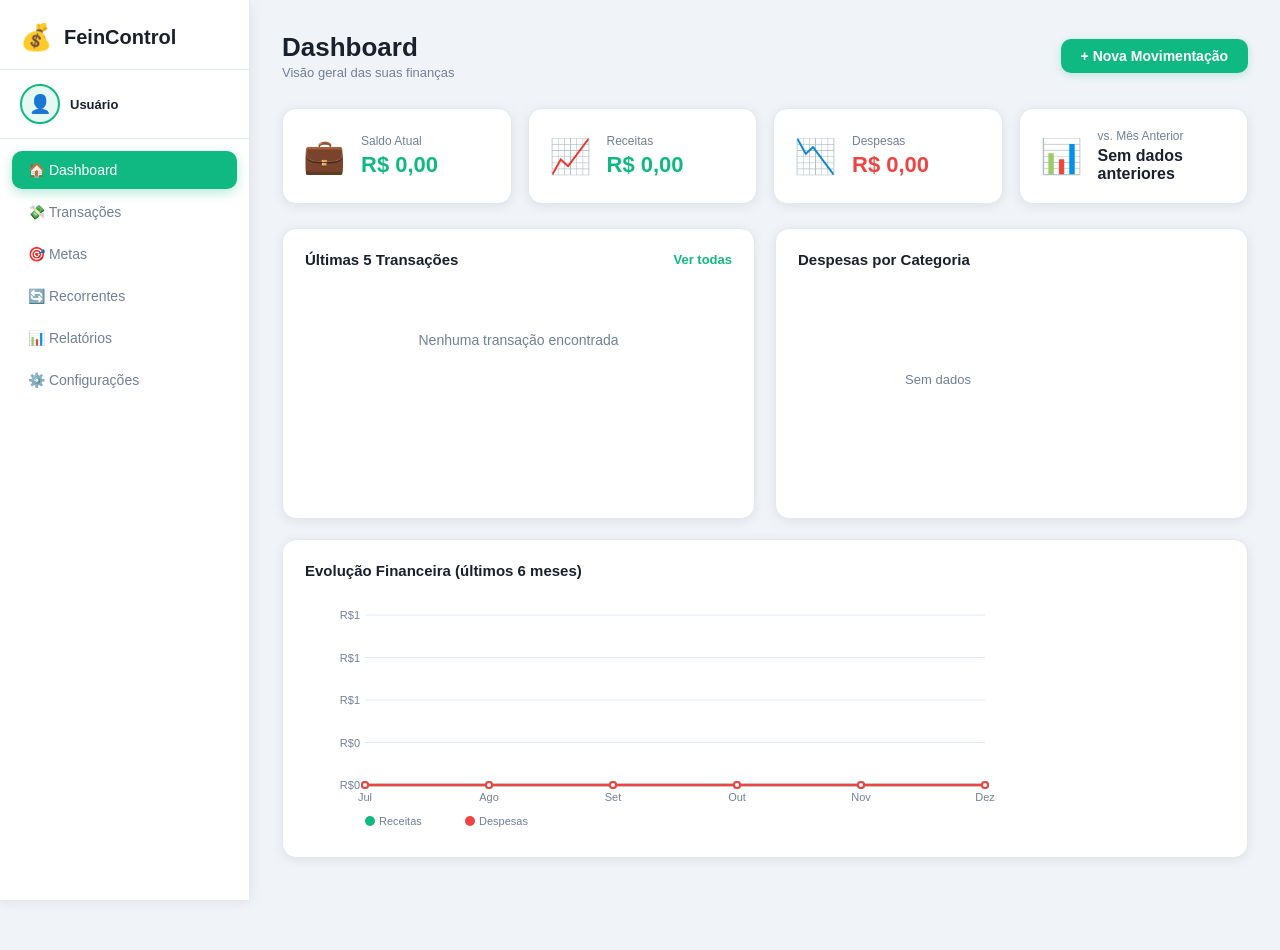
<file: projetos/financias/index.html>
<!DOCTYPE html>
<html lang="pt-BR">
<head>
  <meta charset="UTF-8" />
  <meta name="viewport" content="width=device-width, initial-scale=1.0" />
  <title>FeinControl – Controle de Gastos</title>
   <!--favicon-->
   <link rel="icon" type="image/png" href="imgs/favi-icon.png">
  <link rel="stylesheet" href="style.css" />
</head>
<body class="theme-light">

  <!-- ========== SIDEBAR ========== -->
  <nav class="sidebar" id="sidebar">
    <div class="sidebar-logo">
      <span class="logo-icon">💰</span>
      <span class="logo-text">FeinControl</span>
    </div>

    <!-- Perfil na sidebar -->
    <div class="sidebar-profile" id="sidebarProfile">
      <div class="profile-avatar" id="sidebarAvatar">👤</div>
      <span class="profile-name" id="sidebarName">Usuário</span>
    </div>

    <ul class="sidebar-nav">
      <li><a href__="#" class="nav-link active" data-page="dashboard">🏠 Dashboard</a></li>
      <li><a href__="#" class="nav-link" data-page="transactions">💸 Transações</a></li>
      <li><a href__="#" class="nav-link" data-page="goals">🎯 Metas</a></li>
      <li><a href__="#" class="nav-link" data-page="recurring">🔄 Recorrentes</a></li>
      <li><a href__="#" class="nav-link" data-page="reports">📊 Relatórios</a></li>
      <li><a href__="#" class="nav-link" data-page="settings">⚙️ Configurações</a></li>
    </ul>
  </nav>

  <!-- ========== MOBILE TOP BAR ========== -->
  <header class="mobile-header">
    <button class="menu-btn" id="menuBtn">☰</button>
    <span class="logo-text">FeinControl</span>
    <button class="theme-btn-mobile" id="themeBtnMobile">🌙</button>
  </header>

  <!-- ========== MAIN CONTENT ========== -->
  <main class="main-content">
    <div class="overlay" id="overlay"></div>

    <!-- ===== PAGE: DASHBOARD ===== -->
    <section class="page active" id="page-dashboard">
      <div class="page-header">
        <div>
          <h1 id="dashGreeting">Dashboard</h1>
          <p class="subtitle">Visão geral das suas finanças</p>
        </div>
        <button class="btn btn-primary" id="btnNewDash">+ Nova Movimentação</button>
      </div>

      <!-- Cards de saldo -->
      <div class="cards-grid">
        <div class="card card-balance" id="cardBalance">
          <div class="card-icon">💼</div>
          <div class="card-info">
            <span class="card-label">Saldo Atual</span>
            <span class="card-value" id="totalBalance">R$ 0,00</span>
          </div>
        </div>
        <div class="card card-income">
          <div class="card-icon">📈</div>
          <div class="card-info">
            <span class="card-label">Receitas</span>
            <span class="card-value income-value" id="totalIncome">R$ 0,00</span>
          </div>
        </div>
        <div class="card card-expense">
          <div class="card-icon">📉</div>
          <div class="card-info">
            <span class="card-label">Despesas</span>
            <span class="card-value expense-value" id="totalExpense">R$ 0,00</span>
          </div>
        </div>
        <div class="card card-compare">
          <div class="card-icon" id="compareIcon">📊</div>
          <div class="card-info">
            <span class="card-label">vs. Mês Anterior</span>
            <span class="card-value" id="compareValue">—</span>
          </div>
        </div>
      </div>

      <!-- Alertas de vencimento -->
      <div id="alertsBox" class="alerts-box" style="display:none"></div>

      <!-- Top categoria -->
      <div id="topCatBar" class="top-cat-bar" style="display:none"></div>

      <div class="dashboard-grid">
        <div class="box">
          <div class="box-header">
            <h3>Últimas 5 Transações</h3>
            <a href__="#" class="link" data-page="transactions">Ver todas</a>
          </div>
          <div id="recentList" class="transaction-list"></div>
        </div>
        <div class="box">
          <h3>Despesas por Categoria</h3>
          <canvas id="dashPieChart" width="280" height="200"></canvas>
          <div id="dashPieLegend" class="chart-legend"></div>
        </div>
      </div>

      <div class="box" style="margin-top:20px">
        <h3>Evolução Financeira (últimos 6 meses)</h3>
        <canvas id="dashBarChart" width="700" height="240"></canvas>
      </div>
    </section>

    <!-- ===== PAGE: TRANSAÇÕES ===== -->
    <section class="page" id="page-transactions">
      <div class="page-header">
        <div>
          <h1>Transações</h1>
          <p class="subtitle" id="txSubtitle">0 movimentações</p>
        </div>
        <div class="header-actions">
          <button class="btn btn-outline" id="btnExportCSV">⬇ CSV</button>
          <button class="btn btn-primary" id="btnNewTx">+ Nova</button>
        </div>
      </div>

      <!-- Filtros avançados -->
      <div class="filters-bar">
        <div class="search-wrap">
          <span class="search-icon">🔍</span>
          <input type="text" id="searchInput" placeholder="Buscar descrição..." class="input" />
        </div>
        <input type="date" id="filterDateFrom" class="input" style="max-width:145px" title="Data inicial" />
        <input type="date" id="filterDateTo" class="input" style="max-width:145px" title="Data final" />
        <select id="filterMonth" class="input select">
          <option value="">Todos os meses</option>
          <option value="01">Janeiro</option><option value="02">Fevereiro</option>
          <option value="03">Março</option><option value="04">Abril</option>
          <option value="05">Maio</option><option value="06">Junho</option>
          <option value="07">Julho</option><option value="08">Agosto</option>
          <option value="09">Setembro</option><option value="10">Outubro</option>
          <option value="11">Novembro</option><option value="12">Dezembro</option>
        </select>
        <select id="filterCategory" class="input select">
          <option value="">Todas categorias</option>
        </select>
        <select id="filterType" class="input select">
          <option value="">Todos tipos</option>
          <option value="receita">Receita</option>
          <option value="despesa">Despesa</option>
        </select>
      </div>

      <div id="txList" class="transaction-list"></div>
    </section>

    <!-- ===== PAGE: METAS ===== -->
    <section class="page" id="page-goals">
      <div class="page-header">
        <div>
          <h1>Metas Financeiras</h1>
          <p class="subtitle">Acompanhe seus objetivos</p>
        </div>
        <button class="btn btn-primary" id="btnNewGoal">+ Nova Meta</button>
      </div>
      <div id="goalsList" class="goals-grid"></div>
    </section>

    <!-- ===== PAGE: RECORRENTES ===== -->
    <section class="page" id="page-recurring">
      <div class="page-header">
        <div>
          <h1>Despesas Recorrentes</h1>
          <p class="subtitle">Contas mensais e vencimentos</p>
        </div>
        <button class="btn btn-primary" id="btnNewRecurring">+ Nova Conta</button>
      </div>
      <div id="recurringList" class="transaction-list"></div>
    </section>

    <!-- ===== PAGE: RELATÓRIOS ===== -->
    <section class="page" id="page-reports">
      <div class="page-header">
        <div>
          <h1>Relatórios</h1>
          <p class="subtitle">Análise detalhada das suas finanças</p>
        </div>
        <div class="header-actions">
          <select id="reportPeriod" class="input select" style="width:140px">
            <option value="monthly">Mensal</option>
            <option value="weekly">Semanal</option>
            <option value="annual">Anual</option>
          </select>
          <select id="reportMonth" class="input select" style="width:140px">
            <option value="">Todos os meses</option>
            <option value="01">Janeiro</option><option value="02">Fevereiro</option>
            <option value="03">Março</option><option value="04">Abril</option>
            <option value="05">Maio</option><option value="06">Junho</option>
            <option value="07">Julho</option><option value="08">Agosto</option>
            <option value="09">Setembro</option><option value="10">Outubro</option>
            <option value="11">Novembro</option><option value="12">Dezembro</option>
          </select>
          <button class="btn btn-outline" id="btnExportPDF">📄 PDF</button>
        </div>
      </div>

      <div class="cards-grid">
        <div class="card card-income">
          <div class="card-icon">📈</div>
          <div class="card-info">
            <span class="card-label">Receitas do período</span>
            <span class="card-value income-value" id="rptIncome">R$ 0,00</span>
          </div>
        </div>
        <div class="card card-expense">
          <div class="card-icon">📉</div>
          <div class="card-info">
            <span class="card-label">Despesas do período</span>
            <span class="card-value expense-value" id="rptExpense">R$ 0,00</span>
          </div>
        </div>
        <div class="card">
          <div class="card-icon">💰</div>
          <div class="card-info">
            <span class="card-label">Saldo do período</span>
            <span class="card-value" id="rptBalance">R$ 0,00</span>
          </div>
        </div>
      </div>

      <div class="dashboard-grid">
        <div class="box">
          <h3>Receitas vs Despesas</h3>
          <canvas id="rptBarChart" width="420" height="260"></canvas>
        </div>
        <div class="box">
          <h3>Despesas por Categoria</h3>
          <canvas id="rptPieChart" width="280" height="220"></canvas>
          <div id="rptPieLegend" class="chart-legend"></div>
        </div>
      </div>

      <div class="box" style="margin-top:20px" id="rptCatDetail">
        <h3>Detalhamento por Categoria</h3>
        <div id="rptCatTable"></div>
      </div>
    </section>

    <!-- ===== PAGE: CONFIGURAÇÕES ===== -->
    <section class="page" id="page-settings">
      <div class="page-header">
        <div>
          <h1>Configurações</h1>
          <p class="subtitle">Personalize seu aplicativo</p>
        </div>
      </div>

      <div class="settings-grid">

        <!-- Perfil -->
        <div class="box">
          <div class="box-header-icon">👤</div>
          <h3>Foto de Perfil</h3>
          <div class="profile-section">
            <div class="profile-pic-wrap">
              <div class="profile-pic-large" id="profilePicDisplay">👤</div>
              <div class="profile-pic-actions">
                <label class="btn btn-outline btn-sm" for="profilePicInput">📷 Alterar foto</label>
                <input type="file" id="profilePicInput" accept="image/*" style="display:none" />
                <button class="btn btn-outline btn-sm" id="btnRemovePhoto">🗑️ Remover</button>
              </div>
            </div>
          </div>
          <label class="label" style="margin-top:16px;display:block">Nome de exibição</label>
          <div class="input-row">
            <input type="text" id="settingsName" class="input" placeholder="Seu nome" />
            <button class="btn btn-primary" id="btnSaveName">Salvar</button>
          </div>
        </div>

        <!-- Categorias personalizadas -->
        <div class="box">
          <div class="box-header-icon">🏷️</div>
          <h3>Categorias</h3>
          <div id="catList" class="cat-list"></div>
          <div class="input-row" style="margin-top:12px">
            <input type="text" id="newCatIcon" class="input" placeholder="Ícone (emoji)" style="max-width:70px;text-align:center" />
            <input type="text" id="newCatName" class="input" placeholder="Nome da categoria" />
            <button class="btn btn-primary" id="btnAddCat">+</button>
          </div>
        </div>

        <!-- Backup -->
        <div class="box">
          <div class="box-header-icon">💾</div>
          <h3>Backup de Dados</h3>
          <p class="toggle-sub" style="margin-bottom:14px">Exporte ou importe todos os seus dados.</p>
          <div style="display:flex;gap:10px;flex-wrap:wrap">
            <button class="btn btn-primary" id="btnExportJSON">⬇ Exportar JSON</button>
            <label class="btn btn-outline" for="importFile">⬆ Importar JSON</label>
            <input type="file" id="importFile" accept=".json" style="display:none" />
          </div>
        </div>

        <!-- Aparência -->
        <div class="box">
          <div class="box-header-icon">🎨</div>
          <h3>Aparência</h3>
          <div class="toggle-row">
            <div>
              <p class="toggle-label">Tema Escuro</p>
              <p class="toggle-sub">Ativar modo escuro</p>
            </div>
            <label class="toggle">
              <input type="checkbox" id="darkToggle" />
              <span class="toggle-slider"></span>
            </label>
          </div>
        </div>

        <!-- Perigo -->
        <div class="box box-danger">
          <div class="box-header-icon">🗑️</div>
          <h3 style="color:var(--expense)">Zona de Perigo</h3>
          <button class="btn btn-danger" id="btnClearAll">🗑️ Limpar Todos os Dados</button>
        </div>
      </div>
    </section>

  </main>

  <!-- ========== MODAL: TRANSAÇÃO ========== -->
  <div class="modal-backdrop" id="modalBackdrop">
    <div class="modal">
      <div class="modal-header">
        <h2 id="modalTitle">Nova Movimentação</h2>
        <button class="modal-close" id="modalClose">✕</button>
      </div>
      <form id="txForm" class="modal-form">
        <input type="hidden" id="txId" />
        <div class="form-group">
          <label class="label">Descrição</label>
          <input type="text" id="txDesc" class="input" placeholder="Ex: Almoço" required />
        </div>
        <div class="form-group">
          <label class="label">Valor (R$)</label>
          <input type="number" id="txAmount" class="input" placeholder="0,00" step="0.01" min="0.01" required />
        </div>
        <div class="form-row">
          <div class="form-group">
            <label class="label">Tipo</label>
            <select id="txType" class="input select">
              <option value="despesa">Despesa</option>
              <option value="receita">Receita</option>
            </select>
          </div>
          <div class="form-group">
            <label class="label">Categoria</label>
            <select id="txCategory" class="input select"></select>
          </div>
        </div>
        <div class="form-group">
          <label class="label">Data</label>
          <input type="date" id="txDate" class="input" required />
        </div>
        <button type="submit" class="btn btn-primary btn-full" id="btnSaveTx">Adicionar</button>
      </form>
    </div>
  </div>

  <!-- ========== MODAL: META ========== -->
  <div class="modal-backdrop" id="goalModalBackdrop">
    <div class="modal">
      <div class="modal-header">
        <h2 id="goalModalTitle">Nova Meta</h2>
        <button class="modal-close" id="goalModalClose">✕</button>
      </div>
      <form id="goalForm" class="modal-form">
        <input type="hidden" id="goalId" />
        <div class="form-group">
          <label class="label">Nome da meta</label>
          <input type="text" id="goalName" class="input" placeholder="Ex: Reserva de emergência" required />
        </div>
        <div class="form-group">
          <label class="label">Valor alvo (R$)</label>
          <input type="number" id="goalTarget" class="input" step="0.01" min="1" required />
        </div>
        <div class="form-group">
          <label class="label">Valor atual economizado (R$)</label>
          <input type="number" id="goalCurrent" class="input" step="0.01" min="0" value="0" />
        </div>
        <div class="form-group">
          <label class="label">Ícone (emoji)</label>
          <input type="text" id="goalIcon" class="input" placeholder="🎯" style="max-width:80px" />
        </div>
        <button type="submit" class="btn btn-primary btn-full">Salvar Meta</button>
      </form>
    </div>
  </div>

  <!-- ========== MODAL: RECORRENTE ========== -->
  <div class="modal-backdrop" id="recurModalBackdrop">
    <div class="modal">
      <div class="modal-header">
        <h2 id="recurModalTitle">Nova Despesa Recorrente</h2>
        <button class="modal-close" id="recurModalClose">✕</button>
      </div>
      <form id="recurForm" class="modal-form">
        <input type="hidden" id="recurId" />
        <div class="form-group">
          <label class="label">Descrição</label>
          <input type="text" id="recurDesc" class="input" placeholder="Ex: Conta de luz" required />
        </div>
        <div class="form-group">
          <label class="label">Valor (R$)</label>
          <input type="number" id="recurAmount" class="input" step="0.01" min="0.01" required />
        </div>
        <div class="form-row">
          <div class="form-group">
            <label class="label">Categoria</label>
            <select id="recurCategory" class="input select"></select>
          </div>
          <div class="form-group">
            <label class="label">Dia de vencimento</label>
            <input type="number" id="recurDay" class="input" min="1" max="31" placeholder="Ex: 10" required />
          </div>
        </div>
        <button type="submit" class="btn btn-primary btn-full">Salvar</button>
      </form>
    </div>
  </div>

  <!-- ========== MODAL: CONFIRMAÇÃO ========== -->
  <div class="modal-backdrop" id="confirmBackdrop">
    <div class="modal modal-sm">
      <div class="modal-header">
        <h2 id="confirmTitle">Confirmar</h2>
        <button class="modal-close" id="confirmClose">✕</button>
      </div>
      <p id="confirmMsg" class="confirm-msg">Tem certeza?</p>
      <div class="form-row">
        <button class="btn btn-outline" id="confirmCancel">Cancelar</button>
        <button class="btn btn-danger" id="confirmOk">Confirmar</button>
      </div>
    </div>
  </div>

  <script src="db.js"></script>
  <script src="ui.js"></script>
  <script src="charts.js"></script>
  <script src="app.js"></script>
</body>
</html>
</file>
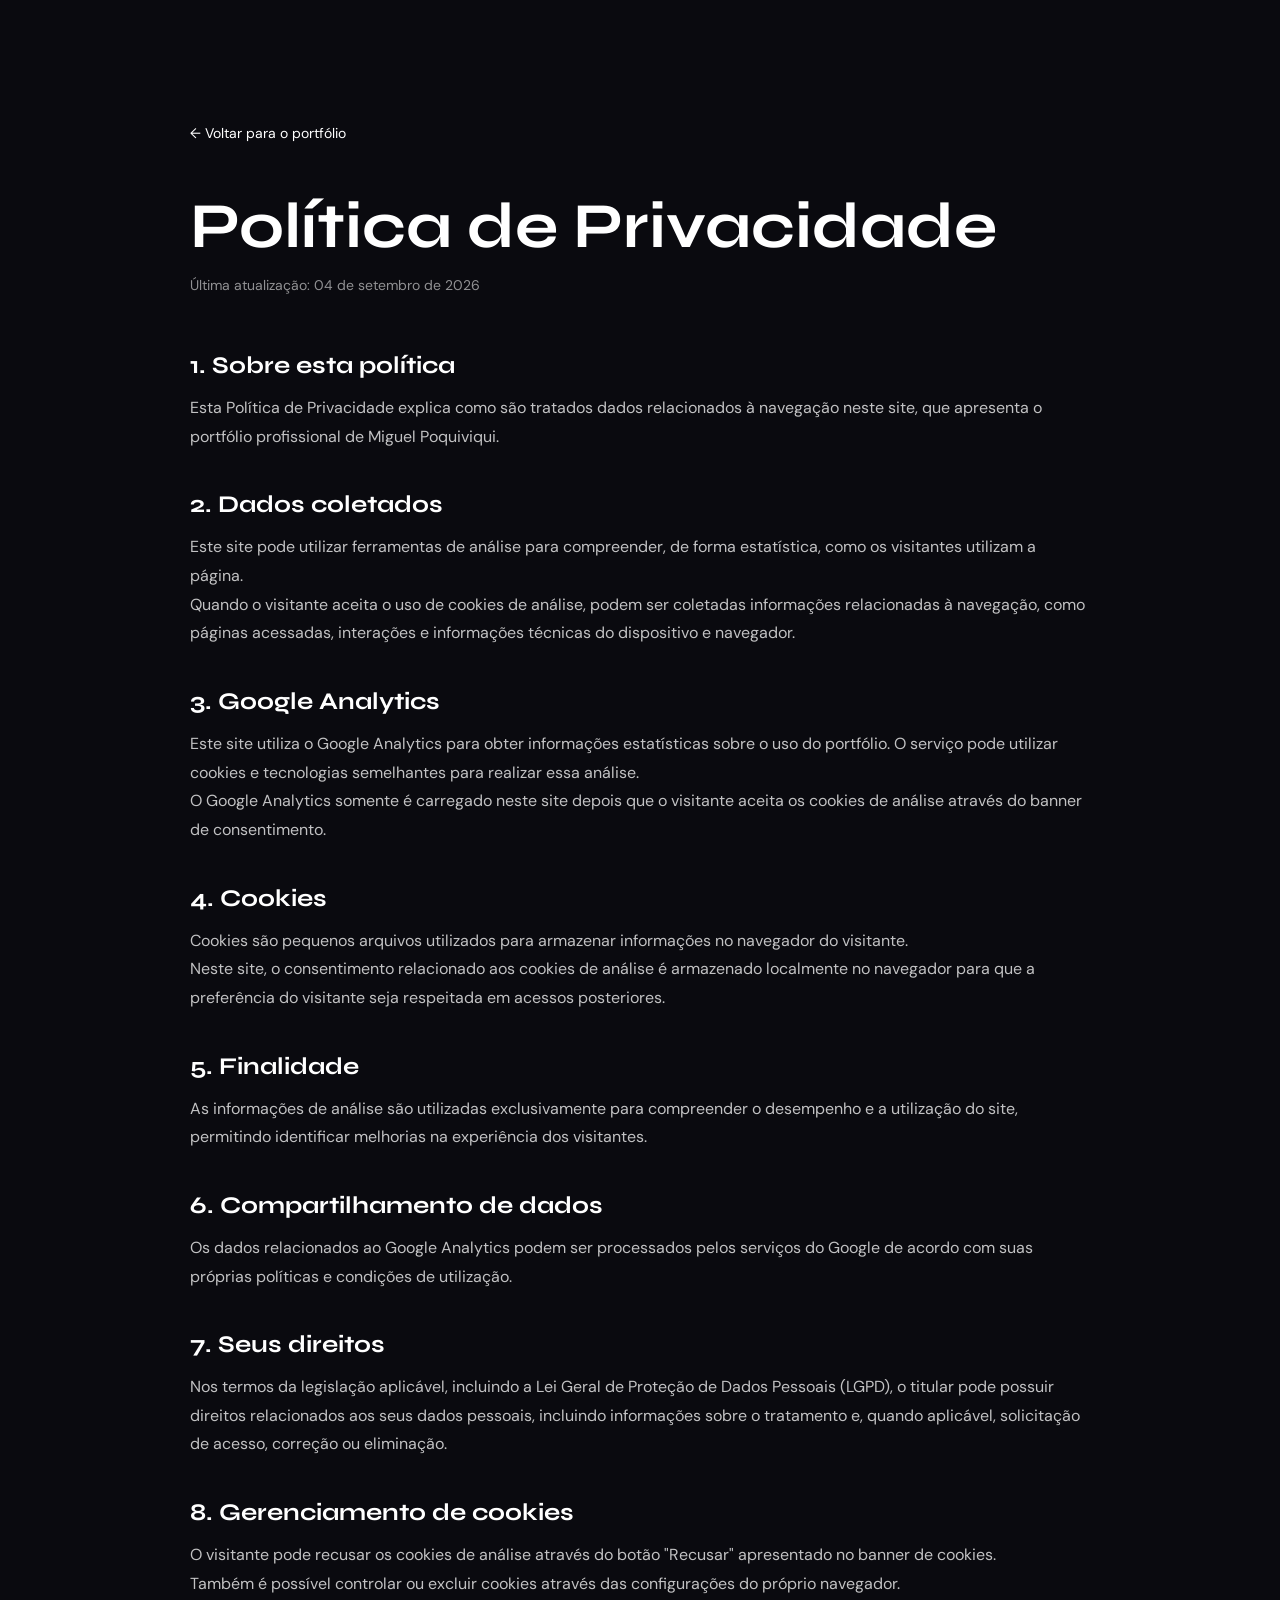
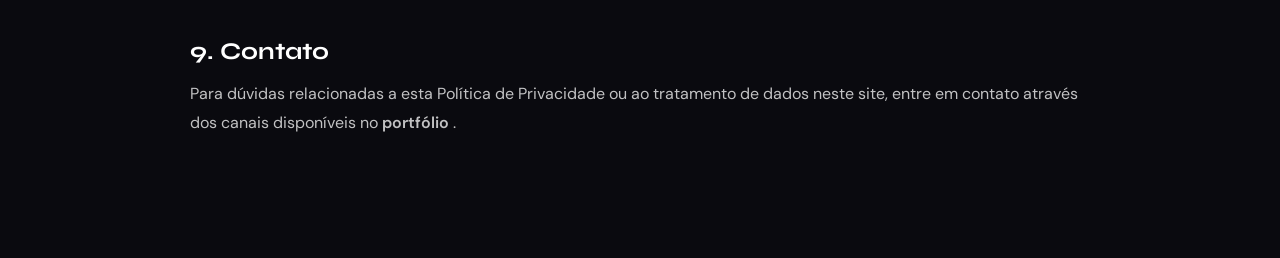
<file: politica-de-privacidade.html>
<!DOCTYPE html>
<html lang="pt-BR">

<head>
    <meta charset="UTF-8">
    <meta name="viewport" content="width=device-width, initial-scale=1.0">

    <title>Política de Privacidade | Miguel Poquiviqui</title>

    <meta
        name="description"
        content="Política de Privacidade do portfólio de Miguel Poquiviqui."
    >

    <link rel="icon" type="image/png" href="imgs/letter-m.png">

    <link rel="preconnect" href="https://fonts.googleapis.com">
    <link rel="preconnect" href="https://fonts.gstatic.com" crossorigin>

    <link
        href="https://fonts.googleapis.com/css2?family=Syne:wght@400;600;700;800&family=DM+Sans:wght@300;400;500;600&display=swap"
        rel="stylesheet"
    >

    <link rel="stylesheet" href="style.css">

    <style>
        .politica {
            min-height: 100vh;
            padding: 120px 20px 80px;
        }

        .politica-container {
            width: min(900px, 100%);
            margin: 0 auto;
        }

        .politica-voltar {
            display: inline-flex;
            align-items: center;
            gap: 8px;
            margin-bottom: 50px;

            color: inherit;
            text-decoration: none;

            font-size: 14px;
            transition: opacity 0.2s ease;
        }

        .politica-voltar:hover {
            opacity: 0.65;
        }

        .politica h1 {
            margin-bottom: 15px;

            font-family: "Syne", sans-serif;
            font-size: clamp(38px, 6vw, 64px);
            line-height: 1;
        }

        .politica-atualizacao {
            margin-bottom: 55px;

            opacity: 0.55;
            font-size: 14px;
        }

        .politica-secao {
            margin-bottom: 40px;
        }

        .politica-secao h2 {
            margin-bottom: 14px;

            font-family: "Syne", sans-serif;
            font-size: 24px;
        }

        .politica-secao p,
        .politica-secao li {
            color: inherit;
            opacity: 0.75;

            font-family: "DM Sans", sans-serif;
            font-size: 16px;
            line-height: 1.8;
        }

        .politica-secao ul {
            padding-left: 22px;
        }

        .politica-secao li {
            margin-bottom: 8px;
        }

        .politica-link {
            color: inherit;
            font-weight: 600;
        }

        @media (max-width: 600px) {
            .politica {
                padding: 90px 20px 60px;
            }

            .politica h1 {
                font-size: 40px;
            }

            .politica-secao h2 {
                font-size: 21px;
            }

            .politica-secao p,
            .politica-secao li {
                font-size: 15px;
            }
        }
    </style>
</head>

<body>

    <main class="politica">

        <div class="politica-container">

            <a
                href="index.html"
                class="politica-voltar"
                aria-label="Voltar para o portfólio"
            >
                ← Voltar para o portfólio
            </a>

            <h1>Política de Privacidade</h1>

            <p class="politica-atualizacao">
                Última atualização: 04 de setembro de 2026
            </p>

            <section class="politica-secao">
                <h2>1. Sobre esta política</h2>

                <p>
                    Esta Política de Privacidade explica como são tratados
                    dados relacionados à navegação neste site, que apresenta
                    o portfólio profissional de Miguel Poquiviqui.
                </p>
            </section>

            <section class="politica-secao">
                <h2>2. Dados coletados</h2>

                <p>
                    Este site pode utilizar ferramentas de análise para
                    compreender, de forma estatística, como os visitantes
                    utilizam a página.
                </p>

                <p>
                    Quando o visitante aceita o uso de cookies de análise,
                    podem ser coletadas informações relacionadas à navegação,
                    como páginas acessadas, interações e informações técnicas
                    do dispositivo e navegador.
                </p>
            </section>

            <section class="politica-secao">
                <h2>3. Google Analytics</h2>

                <p>
                    Este site utiliza o Google Analytics para obter
                    informações estatísticas sobre o uso do portfólio.
                    O serviço pode utilizar cookies e tecnologias semelhantes
                    para realizar essa análise.
                </p>

                <p>
                    O Google Analytics somente é carregado neste site depois
                    que o visitante aceita os cookies de análise através do
                    banner de consentimento.
                </p>
            </section>

            <section class="politica-secao">
                <h2>4. Cookies</h2>

                <p>
                    Cookies são pequenos arquivos utilizados para armazenar
                    informações no navegador do visitante.
                </p>

                <p>
                    Neste site, o consentimento relacionado aos cookies de
                    análise é armazenado localmente no navegador para que a
                    preferência do visitante seja respeitada em acessos
                    posteriores.
                </p>
            </section>

            <section class="politica-secao">
                <h2>5. Finalidade</h2>

                <p>
                    As informações de análise são utilizadas exclusivamente
                    para compreender o desempenho e a utilização do site,
                    permitindo identificar melhorias na experiência dos
                    visitantes.
                </p>
            </section>

            <section class="politica-secao">
                <h2>6. Compartilhamento de dados</h2>

                <p>
                    Os dados relacionados ao Google Analytics podem ser
                    processados pelos serviços do Google de acordo com suas
                    próprias políticas e condições de utilização.
                </p>
            </section>

            <section class="politica-secao">
                <h2>7. Seus direitos</h2>

                <p>
                    Nos termos da legislação aplicável, incluindo a Lei Geral
                    de Proteção de Dados Pessoais (LGPD), o titular pode
                    possuir direitos relacionados aos seus dados pessoais,
                    incluindo informações sobre o tratamento e, quando
                    aplicável, solicitação de acesso, correção ou eliminação.
                </p>
            </section>

            <section class="politica-secao">
                <h2>8. Gerenciamento de cookies</h2>

                <p>
                    O visitante pode recusar os cookies de análise através
                    do botão "Recusar" apresentado no banner de cookies.
                </p>

                <p>
                    Também é possível controlar ou excluir cookies através
                    das configurações do próprio navegador.
                </p>
            </section>

            <section class="politica-secao">
                <h2>9. Contato</h2>

                <p>
                    Para dúvidas relacionadas a esta Política de Privacidade
                    ou ao tratamento de dados neste site, entre em contato
                    através dos canais disponíveis no
                    <a href="index.html" class="politica-link">
                        portfólio
                    </a>.
                </p>
            </section>

        </div>

    </main>

</body>

</html>
</file>
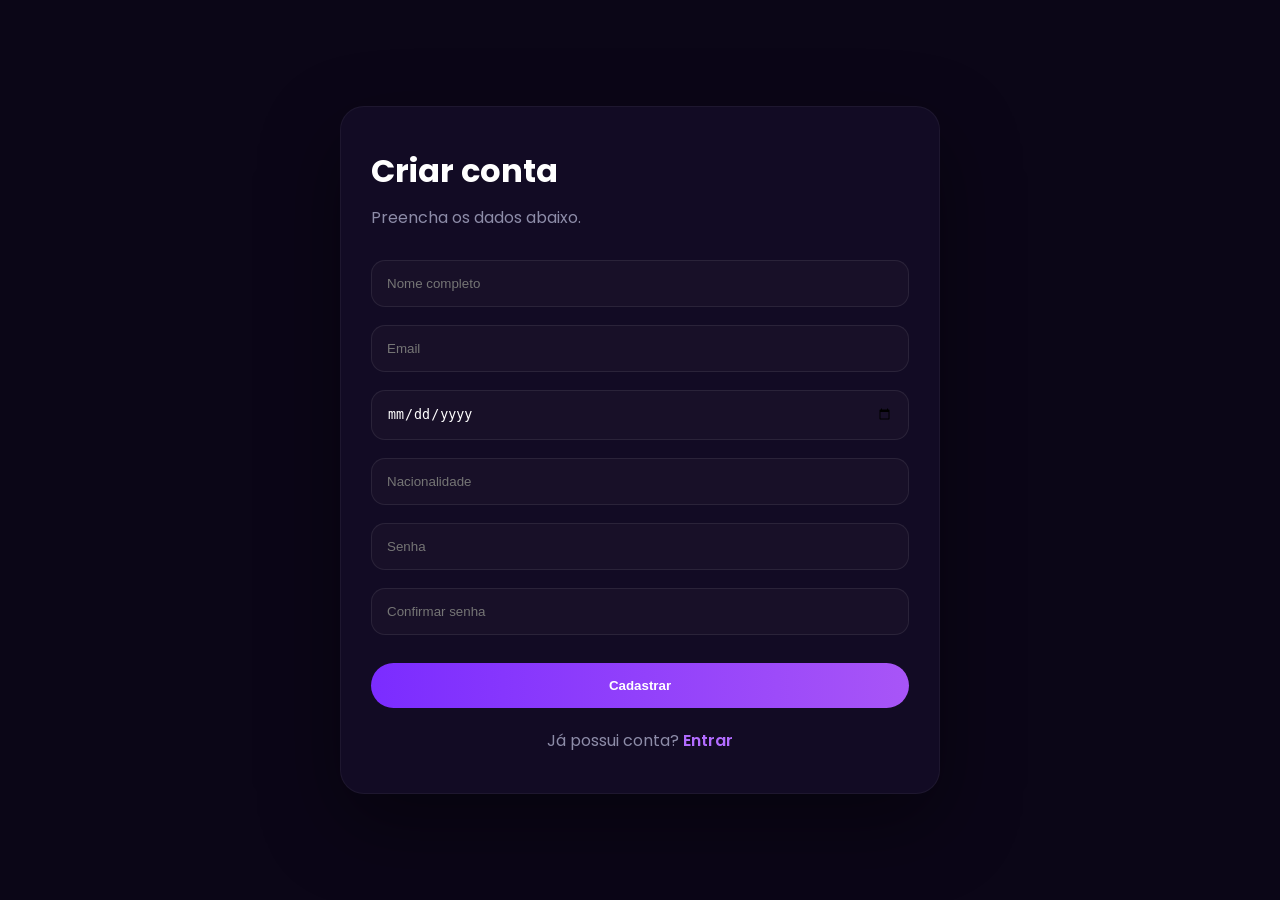
<file: projetos/login/cadastro.html>
<!DOCTYPE html>
<html lang="pt-BR">
<head>
<meta charset="UTF-8">
<meta name="viewport" content="width=device-width, initial-scale=1.0">
<title>Cadastro</title>
<!--favicon-->
<link rel="icon" type="image/png" href="../login/icon/faviicon.png">
<link href="https://fonts.googleapis.com/css2?family=Poppins:wght@300;400;500;600;700&display=swap" rel="stylesheet">

<style>

*{
margin:0;
padding:0;
box-sizing:border-box;
}

body{
min-height:100vh;
display:flex;
align-items:center;
justify-content:center;
background:#0b0617;
font-family:'Poppins',sans-serif;
padding:20px;
}

.container{
width:100%;
max-width:600px;
background:#120b24;
border-radius:24px;
padding:40px 30px;
border:1px solid rgba(255,255,255,.05);
box-shadow:0 30px 80px rgba(0,0,0,.4);
}

h1{
color:white;
margin-bottom:10px;
}

.sub{
color:#8d8ca8;
margin-bottom:30px;
}

.input-group{
margin-bottom:18px;
}

input{
width:100%;
padding:15px;
background:#181028;
border:1px solid rgba(255,255,255,.08);
border-radius:14px;
color:white;
outline:none;
}

input:focus{
border-color:#9b4dff;
}

.btn{
width:100%;
padding:15px;
border:none;
border-radius:999px;
background:linear-gradient(90deg,#7b2cff,#a855f7);
color:white;
font-weight:600;
cursor:pointer;
margin-top:10px;
transition:.3s;
}

.btn:hover{
transform:translateY(-3px);
}

.msg{
margin-top:20px;
padding:14px;
border-radius:12px;
font-size:.9rem;
}

.erro{
background:rgba(255,0,0,.08);
border:1px solid rgba(255,0,0,.15);
color:#ff8d8d;
}

.sucesso{
background:rgba(0,255,100,.08);
border:1px solid rgba(0,255,100,.15);
color:#7dffb1;
}

.login-link{
margin-top:20px;
text-align:center;
color:#8d8ca8;
}

.login-link a{
color:#b26cff;
text-decoration:none;
font-weight:600;
}

</style>

</head>
<body>

<div class="container">

<h1>Criar conta</h1>

<p class="sub">
Preencha os dados abaixo.
</p>

<form id="cadastroForm">

<div class="input-group">
<input type="text" id="nome" placeholder="Nome completo">
</div>

<div class="input-group">
<input type="email" id="email" placeholder="Email">
</div>

<div class="input-group">
<input type="date" id="nascimento">
</div>

<div class="input-group">
<input type="text" id="nacionalidade" placeholder="Nacionalidade">
</div>

<div class="input-group">
<input type="password" id="senha" placeholder="Senha">
</div>

<div class="input-group">
<input type="password" id="confirmar" placeholder="Confirmar senha">
</div>

<button type="submit" class="btn">
Cadastrar
</button>

<div id="mensagem"></div>

<div class="login-link">
Já possui conta?
<a href="login.html">
Entrar
</a>
</div>

</form>

</div>

<script>

const form = document.getElementById("cadastroForm");
const mensagem = document.getElementById("mensagem");

form.addEventListener("submit",(e)=>{

e.preventDefault();

const senha = document.getElementById("senha").value;
const confirmar = document.getElementById("confirmar").value;

if(senha.length < 6){

mensagem.innerHTML = `
<div class="msg erro">
A senha deve ter no mínimo 6 caracteres.
</div>
`;

return;
}

if(senha !== confirmar){

mensagem.innerHTML = `
<div class="msg erro">
As senhas não coincidem.
</div>
`;

return;
}

mensagem.innerHTML = `
<div class="msg sucesso">
Conta criada com sucesso.
</div>
`;

setTimeout(()=>{

window.location.href = "login.html";

},1500);

});

</script>

</body>
</html>
</file>
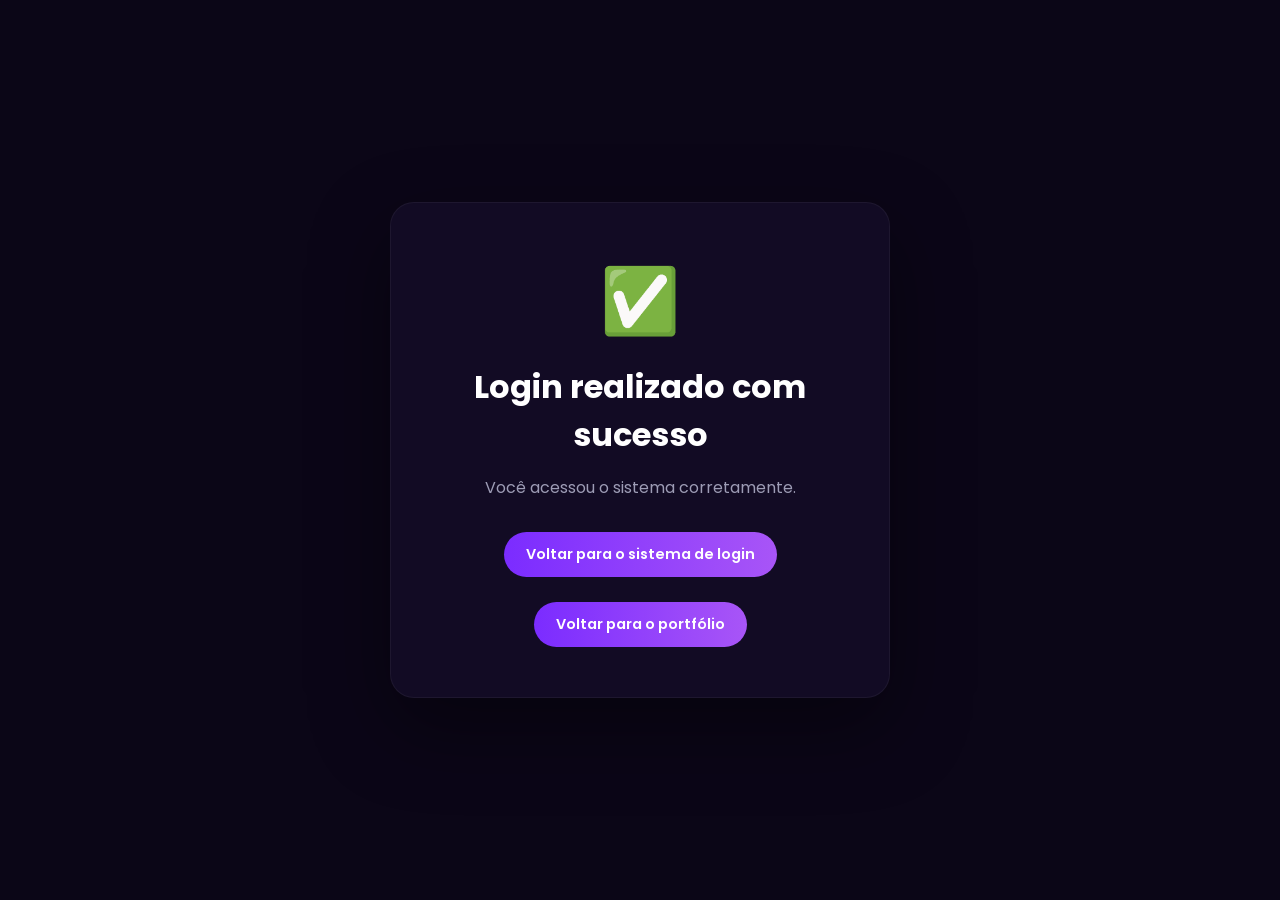
<file: projetos/login/sucesso.html>
<!DOCTYPE html>
<html lang="pt-BR">
<head>
<meta charset="UTF-8">
<meta name="viewport" content="width=device-width, initial-scale=1.0">
<title>Sucesso</title>
<!--favicon-->
<link rel="icon" type="image/png" href="../login/icon/faviicon.png">
<link href="https://fonts.googleapis.com/css2?family=Poppins:wght@300;400;500;600;700&display=swap" rel="stylesheet">

<style>

*{
margin:0;
padding:0;
box-sizing:border-box;
}

body{
min-height:100vh;
display:flex;
align-items:center;
justify-content:center;
background:#0b0617;
font-family:'Poppins',sans-serif;
padding:20px;
}

.box{
width:100%;
max-width:500px;
background:#120b24;
border-radius:24px;
padding:50px 35px;
text-align:center;
border:1px solid rgba(255,255,255,.05);
box-shadow:0 30px 80px rgba(0,0,0,.4);
}

.icon{
font-size:4rem;
margin-bottom:15px;
color: darkgreen;
}

h1{
color:white;
margin-bottom:15px;
}

p{
color:#9d9cb5;
line-height:1.8;
margin-bottom:30px;
}

.btn{
display:inline-flex;
align-items:center;
justify-content:center;
padding:12px 22px;
border-radius:999px;
text-decoration:none;
background:linear-gradient(90deg,#7b2cff,#a855f7);
color:white;
font-weight:600;
transition:.3s;
font-size:.9rem;
}

.btn:hover{
transform:translateY(-3px);
}

</style>

</head>
<body>

<div class="box">

<div class="icon">✅</div>

<h1>Login realizado com sucesso</h1>

<p>
Você acessou o sistema corretamente.
</p>

<a href="login.html" class="btn">
Voltar para o sistema de login
</a><br><br>
<a href="../../index.html" class="btn">
  Voltar para o portfólio
</a>
</div>

</body>
</html>
</file>
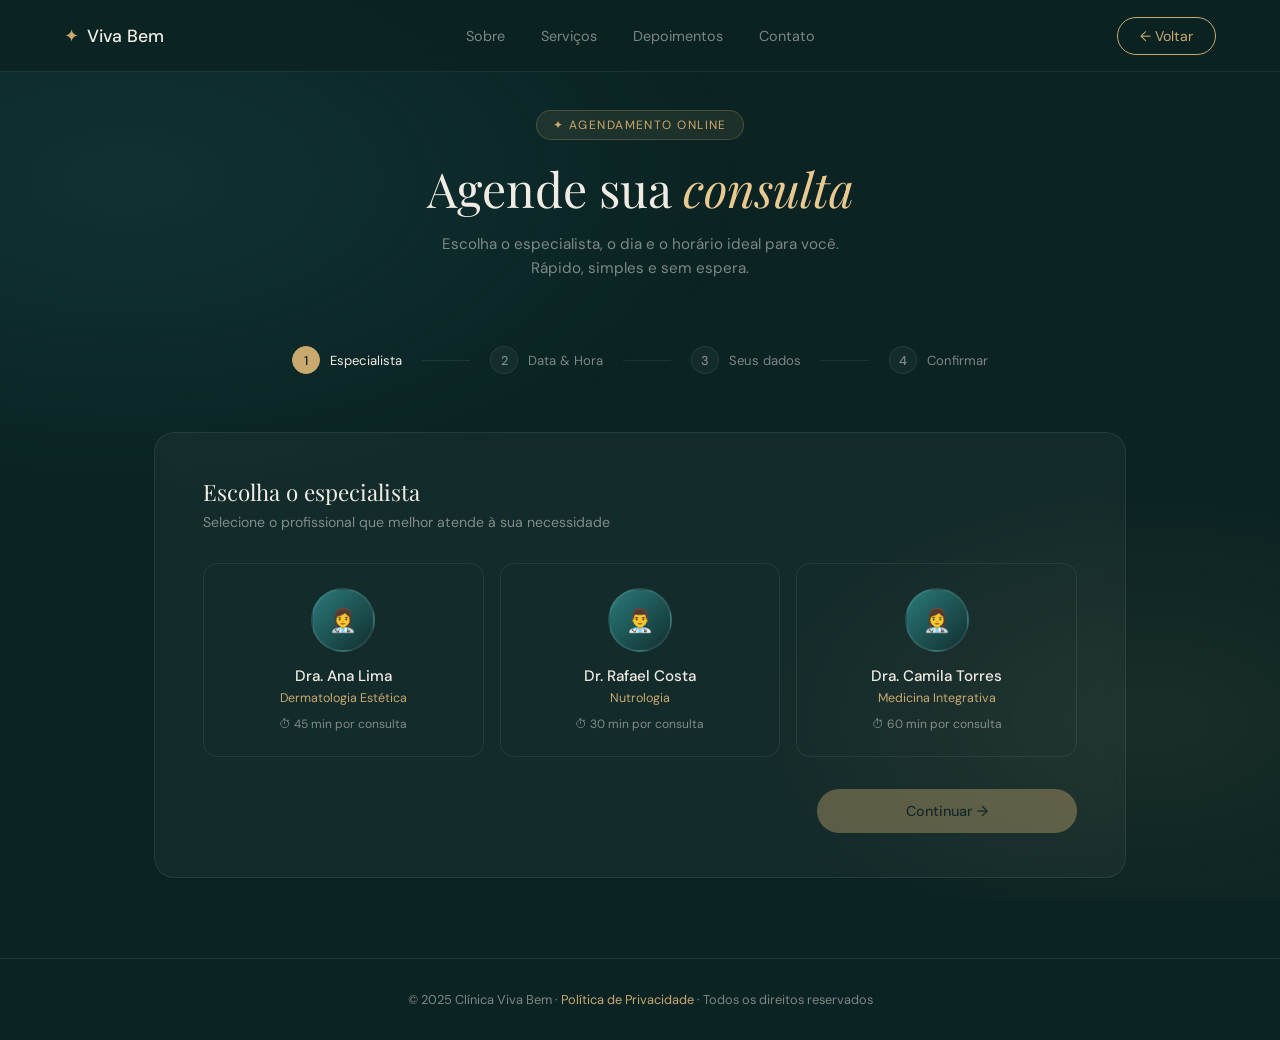
<file: projetos/clinica/page/agendamento/agendamento.html>
<!DOCTYPE html>
<html lang="pt-BR">
<head>
  <meta charset="UTF-8" />
  <meta name="viewport" content="width=device-width, initial-scale=1.0" />
  <title>Agendar Consulta | Viva Bem</title>
  <link href="https://fonts.googleapis.com/css2?family=Playfair+Display:ital,wght@0,400;0,600;1,400&family=DM+Sans:wght@300;400;500&display=swap" rel="stylesheet" />
  <style>
    *, *::before, *::after { box-sizing: border-box; margin: 0; padding: 0; }

    :root {
      --bg:        #0b2323;
      --bg2:       #0f2d2d;
      --bg3:       #122f2f;
      --surface:   rgba(255,255,255,0.04);
      --border:    rgba(255,255,255,0.08);
      --gold:      #c9a96e;
      --gold-light:#e8c990;
      --text:      #f0ece4;
      --muted:     rgba(240,236,228,0.5);
      --teal:      #2a7a7a;
      --teal-light:#3a9494;
      --danger:    #e07070;
      --radius:    14px;
    }

    html { scroll-behavior: smooth; }

    body {
      font-family: 'DM Sans', sans-serif;
      background: var(--bg);
      color: var(--text);
      min-height: 100vh;
      overflow-x: hidden;
    }

    /* ── BACKGROUND ── */
    body::before {
      content: '';
      position: fixed; inset: 0;
      background:
        radial-gradient(ellipse 80% 60% at 10% 20%, rgba(42,122,122,0.18) 0%, transparent 60%),
        radial-gradient(ellipse 60% 50% at 90% 80%, rgba(201,169,110,0.08) 0%, transparent 55%);
      pointer-events: none;
      z-index: 0;
    }

    /* ── NAV ── */
    nav {
      position: fixed; top: 0; left: 0; right: 0;
      z-index: 100;
      display: flex; align-items: center; justify-content: space-between;
      padding: 0 5%;
      height: 72px;
      background: rgba(11,35,35,0.85);
      backdrop-filter: blur(16px);
      border-bottom: 1px solid var(--border);
    }

    .nav-logo {
      display: flex; align-items: center; gap: 8px;
      font-family: 'DM Sans', sans-serif;
      font-weight: 500;
      font-size: 1.1rem;
      color: var(--text);
      text-decoration: none;
    }
    .nav-logo span { color: var(--gold); font-size: 1.1rem; }

    .nav-links { display: flex; gap: 36px; list-style: none; }
    .nav-links a {
      color: var(--muted); font-size: 0.9rem; text-decoration: none;
      transition: color 0.2s;
    }
    .nav-links a:hover { color: var(--text); }

    .btn-nav {
      background: transparent;
      border: 1.5px solid var(--gold);
      color: var(--gold);
      padding: 9px 22px;
      border-radius: 50px;
      font-size: 0.88rem;
      font-family: 'DM Sans', sans-serif;
      cursor: pointer;
      transition: all 0.25s;
    }
    .btn-nav:hover { background: var(--gold); color: var(--bg); }

    /* ── MAIN ── */
    main {
      position: relative; z-index: 1;
      padding: 110px 5% 80px;
      max-width: 1100px;
      margin: 0 auto;
    }

    /* ── HEADER ── */
    .page-header {
      text-align: center;
      margin-bottom: 56px;
      animation: fadeUp 0.6s ease both;
    }

    .page-header .tag {
      display: inline-flex; align-items: center; gap: 8px;
      background: rgba(201,169,110,0.1);
      border: 1px solid rgba(201,169,110,0.25);
      color: var(--gold);
      font-size: 0.75rem;
      letter-spacing: 0.12em;
      text-transform: uppercase;
      padding: 6px 16px;
      border-radius: 50px;
      margin-bottom: 20px;
    }

    .page-header h1 {
      font-family: 'Playfair Display', serif;
      font-size: clamp(2rem, 4vw, 3rem);
      font-weight: 400;
      line-height: 1.2;
      margin-bottom: 14px;
    }

    .page-header h1 em {
      font-style: italic;
      color: var(--gold-light);
    }

    .page-header p {
      color: var(--muted);
      font-size: 0.95rem;
      max-width: 440px;
      margin: 0 auto;
      line-height: 1.6;
    }

    /* ── STEPS ── */
    .steps {
      display: flex; align-items: center; justify-content: center;
      gap: 0;
      margin-bottom: 48px;
      animation: fadeUp 0.6s ease 0.1s both;
    }

    .step {
      display: flex; align-items: center; gap: 10px;
      padding: 10px 20px;
      border-radius: 50px;
      transition: all 0.3s;
      cursor: default;
    }

    .step-num {
      width: 28px; height: 28px;
      border-radius: 50%;
      display: flex; align-items: center; justify-content: center;
      font-size: 0.8rem; font-weight: 500;
      background: var(--surface);
      border: 1.5px solid var(--border);
      color: var(--muted);
      transition: all 0.3s;
      flex-shrink: 0;
    }

    .step-label {
      font-size: 0.82rem;
      color: var(--muted);
      transition: color 0.3s;
      white-space: nowrap;
    }

    .step.active .step-num {
      background: var(--gold);
      border-color: var(--gold);
      color: var(--bg);
    }
    .step.active .step-label { color: var(--text); }

    .step.done .step-num {
      background: var(--teal);
      border-color: var(--teal);
      color: white;
    }
    .step.done .step-num::after { content: '✓'; font-size: 0.75rem; }
    .step.done .step-num span { display: none; }

    .step-divider {
      width: 48px; height: 1px;
      background: var(--border);
      flex-shrink: 0;
    }

    /* ── CARD ── */
    .card {
      background: var(--surface);
      border: 1px solid var(--border);
      border-radius: 20px;
      padding: 44px 48px;
      backdrop-filter: blur(8px);
      animation: fadeUp 0.6s ease 0.15s both;
    }

    /* ── STEP PANELS ── */
    .step-panel { display: none; }
    .step-panel.active { display: block; }

    .step-title {
      font-family: 'Playfair Display', serif;
      font-size: 1.4rem;
      font-weight: 400;
      margin-bottom: 6px;
    }
    .step-subtitle {
      color: var(--muted);
      font-size: 0.88rem;
      margin-bottom: 32px;
    }

    /* ── MÉDICOS ── */
    .doctors-grid {
      display: grid;
      grid-template-columns: repeat(auto-fit, minmax(200px, 1fr));
      gap: 16px;
    }

    .doctor-card {
      border: 1.5px solid var(--border);
      border-radius: var(--radius);
      padding: 24px 20px;
      cursor: pointer;
      transition: all 0.25s;
      position: relative;
      text-align: center;
    }

    .doctor-card:hover {
      border-color: rgba(201,169,110,0.4);
      background: rgba(201,169,110,0.04);
      transform: translateY(-2px);
    }

    .doctor-card.selected {
      border-color: var(--gold);
      background: rgba(201,169,110,0.08);
    }

    .doctor-card.selected::after {
      content: '✓';
      position: absolute; top: 12px; right: 14px;
      width: 22px; height: 22px;
      background: var(--gold);
      color: var(--bg);
      border-radius: 50%;
      display: flex; align-items: center; justify-content: center;
      font-size: 0.7rem;
      font-weight: 700;
    }

    .doctor-avatar {
      width: 64px; height: 64px;
      border-radius: 50%;
      background: linear-gradient(135deg, var(--teal), var(--bg3));
      display: flex; align-items: center; justify-content: center;
      font-size: 1.4rem;
      margin: 0 auto 14px;
      border: 2px solid var(--border);
    }

    .doctor-name {
      font-size: 0.95rem;
      font-weight: 500;
      margin-bottom: 4px;
    }

    .doctor-specialty {
      font-size: 0.78rem;
      color: var(--gold);
      margin-bottom: 10px;
    }

    .doctor-duration {
      font-size: 0.75rem;
      color: var(--muted);
      display: flex; align-items: center; justify-content: center; gap: 4px;
    }

    /* ── CALENDÁRIO ── */
    .calendar-wrap {
      display: grid;
      grid-template-columns: 1fr 1fr;
      gap: 32px;
      align-items: start;
    }

    @media (max-width: 680px) {
      .calendar-wrap { grid-template-columns: 1fr; }
    }

    .calendar-header {
      display: flex; align-items: center; justify-content: space-between;
      margin-bottom: 20px;
    }

    .cal-month {
      font-family: 'Playfair Display', serif;
      font-size: 1rem;
    }

    .cal-nav {
      background: none; border: 1px solid var(--border);
      color: var(--muted); width: 32px; height: 32px;
      border-radius: 8px; cursor: pointer;
      display: flex; align-items: center; justify-content: center;
      font-size: 0.9rem;
      transition: all 0.2s;
    }
    .cal-nav:hover { border-color: var(--gold); color: var(--gold); }

    .cal-grid {
      display: grid;
      grid-template-columns: repeat(7, 1fr);
      gap: 4px;
    }

    .cal-day-name {
      text-align: center;
      font-size: 0.7rem;
      color: var(--muted);
      padding: 4px 0 8px;
      text-transform: uppercase;
      letter-spacing: 0.05em;
    }

    .cal-day {
      aspect-ratio: 1;
      display: flex; align-items: center; justify-content: center;
      font-size: 0.82rem;
      border-radius: 8px;
      cursor: pointer;
      transition: all 0.2s;
      border: 1px solid transparent;
    }

    .cal-day:hover:not(.disabled):not(.empty) {
      border-color: rgba(201,169,110,0.4);
      background: rgba(201,169,110,0.06);
      color: var(--gold-light);
    }

    .cal-day.selected {
      background: var(--gold);
      color: var(--bg);
      font-weight: 600;
    }

    .cal-day.today {
      border-color: var(--teal);
      color: var(--teal-light);
    }

    .cal-day.disabled {
      color: rgba(240,236,228,0.15);
      cursor: not-allowed;
    }

    .cal-day.empty { cursor: default; }

    /* ── HORÁRIOS ── */
    .slots-title {
      font-size: 0.82rem;
      color: var(--muted);
      text-transform: uppercase;
      letter-spacing: 0.1em;
      margin-bottom: 14px;
    }

    .slots-grid {
      display: grid;
      grid-template-columns: repeat(3, 1fr);
      gap: 8px;
    }

    .slot {
      padding: 10px 6px;
      text-align: center;
      font-size: 0.82rem;
      border: 1px solid var(--border);
      border-radius: 8px;
      cursor: pointer;
      transition: all 0.2s;
      color: var(--muted);
    }

    .slot:hover:not(.occupied) {
      border-color: rgba(201,169,110,0.5);
      color: var(--gold-light);
      background: rgba(201,169,110,0.05);
    }

    .slot.selected {
      background: var(--gold);
      border-color: var(--gold);
      color: var(--bg);
      font-weight: 600;
    }

    .slot.occupied {
      opacity: 0.3;
      cursor: not-allowed;
      text-decoration: line-through;
    }

    .no-date-msg {
      color: var(--muted);
      font-size: 0.85rem;
      text-align: center;
      padding: 32px 0;
      border: 1px dashed var(--border);
      border-radius: var(--radius);
    }

    /* ── FORMULÁRIO ── */
    .form-grid {
      display: grid;
      grid-template-columns: 1fr 1fr;
      gap: 20px;
    }

    @media (max-width: 600px) {
      .form-grid { grid-template-columns: 1fr; }
      .card { padding: 28px 20px; }
    }

    .form-group {
      display: flex; flex-direction: column; gap: 7px;
    }

    .form-group.full { grid-column: 1 / -1; }

    label {
      font-size: 0.8rem;
      color: var(--muted);
      text-transform: uppercase;
      letter-spacing: 0.08em;
    }

    input, select {
      background: rgba(255,255,255,0.04);
      border: 1.5px solid var(--border);
      color: var(--text);
      padding: 13px 16px;
      border-radius: 10px;
      font-family: 'DM Sans', sans-serif;
      font-size: 0.92rem;
      transition: border-color 0.2s;
      outline: none;
      appearance: none;
      -webkit-appearance: none;
    }

    input:focus, select:focus {
      border-color: rgba(201,169,110,0.6);
    }

    input::placeholder { color: rgba(240,236,228,0.25); }

    select option { background: #0f2d2d; color: var(--text); }

    .input-error {
      border-color: var(--danger) !important;
    }

    .error-msg {
      font-size: 0.75rem;
      color: var(--danger);
      margin-top: -4px;
    }

    /* ── RESUMO ── */
    .summary-box {
      background: rgba(201,169,110,0.06);
      border: 1px solid rgba(201,169,110,0.2);
      border-radius: var(--radius);
      padding: 24px 28px;
      margin-bottom: 28px;
    }

    .summary-title {
      font-size: 0.75rem;
      text-transform: uppercase;
      letter-spacing: 0.1em;
      color: var(--gold);
      margin-bottom: 16px;
    }

    .summary-row {
      display: flex; align-items: center; justify-content: space-between;
      padding: 8px 0;
      border-bottom: 1px solid rgba(255,255,255,0.05);
      font-size: 0.88rem;
    }

    .summary-row:last-child { border-bottom: none; }

    .summary-row span:first-child { color: var(--muted); }
    .summary-row span:last-child { font-weight: 500; }

    .terms {
      display: flex; align-items: flex-start; gap: 12px;
      font-size: 0.82rem;
      color: var(--muted);
      line-height: 1.5;
      margin-bottom: 28px;
    }

    .terms input[type=checkbox] {
      width: 16px; height: 16px;
      flex-shrink: 0; margin-top: 2px;
      cursor: pointer;
      padding: 0;
    }

    /* ── BOTÕES ── */
    .btn-row {
      display: flex; justify-content: space-between; align-items: center;
      margin-top: 32px;
      gap: 12px;
    }

    .btn {
      padding: 13px 32px;
      border-radius: 50px;
      font-family: 'DM Sans', sans-serif;
      font-size: 0.9rem;
      font-weight: 500;
      cursor: pointer;
      transition: all 0.25s;
      border: none;
    }

    .btn-primary {
      background: var(--gold);
      color: var(--bg);
      flex: 1;
      max-width: 260px;
    }

    .btn-primary:hover { background: var(--gold-light); transform: translateY(-1px); }
    .btn-primary:disabled { opacity: 0.4; cursor: not-allowed; transform: none; }

    .btn-ghost {
      background: transparent;
      border: 1.5px solid var(--border);
      color: var(--muted);
    }

    .btn-ghost:hover { border-color: var(--text); color: var(--text); }

    /* ── SUCESSO ── */
    .success-panel {
      display: none;
      text-align: center;
      padding: 60px 20px;
      animation: fadeUp 0.5s ease both;
    }

    .success-panel.active { display: block; }

    .success-icon {
      width: 80px; height: 80px;
      background: rgba(42,122,122,0.15);
      border: 2px solid var(--teal);
      border-radius: 50%;
      display: flex; align-items: center; justify-content: center;
      font-size: 2rem;
      margin: 0 auto 28px;
    }

    .success-panel h2 {
      font-family: 'Playfair Display', serif;
      font-size: 1.8rem;
      font-weight: 400;
      margin-bottom: 12px;
    }

    .success-panel p {
      color: var(--muted);
      font-size: 0.9rem;
      line-height: 1.6;
      max-width: 380px;
      margin: 0 auto 32px;
    }

    .success-detail {
      background: rgba(42,122,122,0.08);
      border: 1px solid rgba(42,122,122,0.2);
      border-radius: var(--radius);
      padding: 20px 28px;
      display: inline-block;
      text-align: left;
      margin-bottom: 32px;
      min-width: 280px;
    }

    .success-detail div {
      font-size: 0.85rem;
      padding: 5px 0;
      color: var(--muted);
    }

    .success-detail strong { color: var(--text); }

    /* ── ANIMAÇÕES ── */
    @keyframes fadeUp {
      from { opacity: 0; transform: translateY(18px); }
      to   { opacity: 1; transform: translateY(0); }
    }

    /* ── FOOTER ── */
    footer {
      position: relative; z-index: 1;
      text-align: center;
      padding: 32px;
      color: var(--muted);
      font-size: 0.8rem;
      border-top: 1px solid var(--border);
    }

    footer a { color: var(--gold); text-decoration: none; }
  </style>
</head>
<body>

  <!-- NAV -->
  <nav>
    <a href="clinica.html" class="nav-logo">
      <span>✦</span> Viva Bem
    </a>
    <ul class="nav-links">
      <li><a href="clinica.html#sobre">Sobre</a></li>
      <li><a href="clinica.html#servicos">Serviços</a></li>
      <li><a href="clinica.html#depoimentos">Depoimentos</a></li>
      <li><a href="clinica.html#contato">Contato</a></li>
    </ul>
    <button class="btn-nav" onclick="window.location.href='clinica.html'">← Voltar</button>
  </nav>

  <main>

    <!-- HEADER -->
    <div class="page-header">
      <div class="tag">✦ Agendamento Online</div>
      <h1>Agende sua <em>consulta</em></h1>
      <p>Escolha o especialista, o dia e o horário ideal para você. Rápido, simples e sem espera.</p>
    </div>

    <!-- STEPS -->
    <div class="steps" id="stepsBar">
      <div class="step active" id="s1">
        <div class="step-num"><span>1</span></div>
        <div class="step-label">Especialista</div>
      </div>
      <div class="step-divider"></div>
      <div class="step" id="s2">
        <div class="step-num"><span>2</span></div>
        <div class="step-label">Data & Hora</div>
      </div>
      <div class="step-divider"></div>
      <div class="step" id="s3">
        <div class="step-num"><span>3</span></div>
        <div class="step-label">Seus dados</div>
      </div>
      <div class="step-divider"></div>
      <div class="step" id="s4">
        <div class="step-num"><span>4</span></div>
        <div class="step-label">Confirmar</div>
      </div>
    </div>

    <!-- CARD -->
    <div class="card" id="mainCard">

      <!-- PANEL 1 — MÉDICO -->
      <div class="step-panel active" id="panel1">
        <h2 class="step-title">Escolha o especialista</h2>
        <p class="step-subtitle">Selecione o profissional que melhor atende à sua necessidade</p>

        <div class="doctors-grid" id="doctorsGrid">
          <div class="doctor-card" data-id="1" data-name="Dra. Ana Lima" data-specialty="Dermatologia Estética" data-duration="45">
            <div class="doctor-avatar">👩‍⚕️</div>
            <div class="doctor-name">Dra. Ana Lima</div>
            <div class="doctor-specialty">Dermatologia Estética</div>
            <div class="doctor-duration">⏱ 45 min por consulta</div>
          </div>
          <div class="doctor-card" data-id="2" data-name="Dr. Rafael Costa" data-specialty="Nutrologia" data-duration="30">
            <div class="doctor-avatar">👨‍⚕️</div>
            <div class="doctor-name">Dr. Rafael Costa</div>
            <div class="doctor-specialty">Nutrologia</div>
            <div class="doctor-duration">⏱ 30 min por consulta</div>
          </div>
          <div class="doctor-card" data-id="3" data-name="Dra. Camila Torres" data-specialty="Medicina Integrativa" data-duration="60">
            <div class="doctor-avatar">👩‍⚕️</div>
            <div class="doctor-name">Dra. Camila Torres</div>
            <div class="doctor-specialty">Medicina Integrativa</div>
            <div class="doctor-duration">⏱ 60 min por consulta</div>
          </div>
        </div>

        <div class="btn-row">
          <div></div>
          <button class="btn btn-primary" id="btn1" disabled onclick="goTo(2)">Continuar →</button>
        </div>
      </div>

      <!-- PANEL 2 — DATA & HORA -->
      <div class="step-panel" id="panel2">
        <h2 class="step-title">Escolha a data e horário</h2>
        <p class="step-subtitle" id="panel2sub">Selecione um dia disponível no calendário</p>

        <div class="calendar-wrap">
          <!-- CALENDÁRIO -->
          <div>
            <div class="calendar-header">
              <button class="cal-nav" onclick="prevMonth()">‹</button>
              <span class="cal-month" id="calMonthLabel"></span>
              <button class="cal-nav" onclick="nextMonth()">›</button>
            </div>
            <div class="cal-grid" id="calGrid"></div>
          </div>

          <!-- HORÁRIOS -->
          <div>
            <div class="slots-title">Horários disponíveis</div>
            <div id="slotsWrap">
              <div class="no-date-msg">Selecione uma data para ver os horários</div>
            </div>
          </div>
        </div>

        <div class="btn-row">
          <button class="btn btn-ghost" onclick="goTo(1)">← Voltar</button>
          <button class="btn btn-primary" id="btn2" disabled onclick="goTo(3)">Continuar →</button>
        </div>
      </div>

      <!-- PANEL 3 — DADOS DO PACIENTE -->
      <div class="step-panel" id="panel3">
        <h2 class="step-title">Seus dados</h2>
        <p class="step-subtitle">Preencha para confirmarmos sua consulta e enviar o lembrete</p>

        <div class="form-grid">
          <div class="form-group full">
            <label for="nome">Nome completo</label>
            <input type="text" id="nome" placeholder="Seu nome completo" />
            <span class="error-msg" id="err-nome"></span>
          </div>
          <div class="form-group">
            <label for="email">E-mail</label>
            <input type="email" id="email" placeholder="seu@email.com" />
            <span class="error-msg" id="err-email"></span>
          </div>
          <div class="form-group">
            <label for="telefone">Telefone / WhatsApp</label>
            <input type="tel" id="telefone" placeholder="(00) 00000-0000" />
            <span class="error-msg" id="err-telefone"></span>
          </div>
        </div>

        <div class="btn-row">
          <button class="btn btn-ghost" onclick="goTo(2)">← Voltar</button>
          <button class="btn btn-primary" onclick="goTo(4)">Revisar →</button>
        </div>
      </div>

      <!-- PANEL 4 — CONFIRMAR -->
      <div class="step-panel" id="panel4">
        <h2 class="step-title">Confirme seu agendamento</h2>
        <p class="step-subtitle">Revise os detalhes antes de finalizar</p>

        <div class="summary-box">
          <div class="summary-title">✦ Resumo da consulta</div>
          <div class="summary-row"><span>Especialista</span><span id="sum-doctor">—</span></div>
          <div class="summary-row"><span>Especialidade</span><span id="sum-specialty">—</span></div>
          <div class="summary-row"><span>Data</span><span id="sum-date">—</span></div>
          <div class="summary-row"><span>Horário</span><span id="sum-time">—</span></div>
          <div class="summary-row"><span>Duração</span><span id="sum-duration">—</span></div>
          <div class="summary-row"><span>Paciente</span><span id="sum-name">—</span></div>
          <div class="summary-row"><span>E-mail</span><span id="sum-email">—</span></div>
          <div class="summary-row"><span>Telefone</span><span id="sum-phone">—</span></div>
        </div>

        <div class="terms">
          <input type="checkbox" id="terms" onchange="toggleConfirm()" />
          <label for="terms" style="text-transform:none;letter-spacing:0;font-size:0.82rem;cursor:pointer;">
            Confirmo que os dados estão corretos e concordo em receber um lembrete por e-mail 24h antes da consulta.
          </label>
        </div>

        <div class="btn-row">
          <button class="btn btn-ghost" onclick="goTo(3)">← Voltar</button>
          <button class="btn btn-primary" id="btnConfirm" disabled onclick="confirmar()">Confirmar agendamento ✓</button>
        </div>
      </div>

    </div><!-- /card -->

    <!-- SUCESSO -->
    <div class="success-panel" id="successPanel">
      <div class="success-icon">✓</div>
      <h2>Consulta agendada!</h2>
      <p>Enviamos um e-mail de confirmação para <strong id="suc-email"></strong>. Você receberá um lembrete 24h antes da consulta.</p>
      <div class="success-detail">
        <div><strong id="suc-doctor"></strong></div>
        <div id="suc-date"></div>
        <div id="suc-time"></div>
      </div>
      <button class="btn btn-primary" style="max-width:220px;margin:0 auto;" onclick="window.location.href='clinica.html'">← Voltar ao início</button>
    </div>

  </main>

  <footer>
    <p>© 2025 Clínica Viva Bem · <a href="#">Política de Privacidade</a> · Todos os direitos reservados</p>
  </footer>

<script>
  // ── STATE ──
  const state = {
    doctor: null,
    date: null,
    time: null,
    name: '',
    email: '',
    phone: ''
  };

  let calYear, calMonth;
  const today = new Date();

  // Horários simulados ocupados (para demonstração)
  // No backend, isso virá do banco de dados
  const occupied = {
    '2025-06-10': ['09:00','10:30'],
    '2025-06-11': ['08:00','09:45','14:00'],
  };

  // ── PASSO ──
  function goTo(step) {
    if (step === 3 && !validateForm2()) return;
    if (step === 4 && !validateForm3()) return;

    [1,2,3,4].forEach(i => {
      document.getElementById(`panel${i}`).classList.toggle('active', i === step);
      const s = document.getElementById(`s${i}`);
      s.classList.remove('active','done');
      if (i < step) s.classList.add('done');
      if (i === step) s.classList.add('active');
    });

    if (step === 4) fillSummary();
    window.scrollTo({ top: 0, behavior: 'smooth' });
  }

  // ── MÉDICO ──
  document.querySelectorAll('.doctor-card').forEach(card => {
    card.addEventListener('click', () => {
      document.querySelectorAll('.doctor-card').forEach(c => c.classList.remove('selected'));
      card.classList.add('selected');
      state.doctor = {
        id: card.dataset.id,
        name: card.dataset.name,
        specialty: card.dataset.specialty,
        duration: parseInt(card.dataset.duration)
      };
      document.getElementById('btn1').disabled = false;
      document.getElementById('panel2sub').textContent =
        `Disponibilidade de ${state.doctor.name} — consultas de ${state.doctor.duration} min`;
    });
  });

  // ── CALENDÁRIO ──
  const months = ['Janeiro','Fevereiro','Março','Abril','Maio','Junho',
                  'Julho','Agosto','Setembro','Outubro','Novembro','Dezembro'];
  const days   = ['Dom','Seg','Ter','Qua','Qui','Sex','Sáb'];

  function initCal() {
    calYear  = today.getFullYear();
    calMonth = today.getMonth();
    renderCal();
  }

  function renderCal() {
    document.getElementById('calMonthLabel').textContent = `${months[calMonth]} ${calYear}`;
    const grid = document.getElementById('calGrid');
    grid.innerHTML = '';

    days.forEach(d => {
      const el = document.createElement('div');
      el.className = 'cal-day-name'; el.textContent = d;
      grid.appendChild(el);
    });

    const first = new Date(calYear, calMonth, 1).getDay();
    const total = new Date(calYear, calMonth + 1, 0).getDate();

    for (let i = 0; i < first; i++) {
      const el = document.createElement('div');
      el.className = 'cal-day empty';
      grid.appendChild(el);
    }

    for (let d = 1; d <= total; d++) {
      const el   = document.createElement('div');
      const date = new Date(calYear, calMonth, d);
      const dow  = date.getDay();
      const isPast = date < new Date(today.getFullYear(), today.getMonth(), today.getDate());
      const isSun  = dow === 0;

      el.className = 'cal-day';
      el.textContent = d;

      if (isPast || isSun) {
        el.classList.add('disabled');
      } else {
        const dateStr = formatDate(calYear, calMonth + 1, d);
        if (state.date === dateStr) el.classList.add('selected');

        const isToday =
          d === today.getDate() &&
          calMonth === today.getMonth() &&
          calYear === today.getFullYear();
        if (isToday) el.classList.add('today');

        el.addEventListener('click', () => selectDate(calYear, calMonth + 1, d));
      }

      grid.appendChild(el);
    }
  }

  function prevMonth() {
    const now = new Date();
    if (calYear === now.getFullYear() && calMonth === now.getMonth()) return;
    calMonth--;
    if (calMonth < 0) { calMonth = 11; calYear--; }
    renderCal();
  }

  function nextMonth() {
    calMonth++;
    if (calMonth > 11) { calMonth = 0; calYear++; }
    renderCal();
  }

  function formatDate(y, m, d) {
    return `${y}-${String(m).padStart(2,'0')}-${String(d).padStart(2,'0')}`;
  }

  function selectDate(y, m, d) {
    state.date = formatDate(y, m, d);
    state.time = null;
    document.getElementById('btn2').disabled = true;
    renderCal();
    renderSlots();
  }

  // ── HORÁRIOS ──
  function renderSlots() {
    const wrap = document.getElementById('slotsWrap');
    if (!state.doctor || !state.date) {
      wrap.innerHTML = '<div class="no-date-msg">Selecione uma data para ver os horários</div>';
      return;
    }

    // Gera slots baseados na duração do médico (08:00 - 18:00)
    const dur = state.doctor.duration;
    const slots = [];
    let h = 8, m = 0;
    while (h < 18) {
      slots.push(`${String(h).padStart(2,'0')}:${String(m).padStart(2,'0')}`);
      m += dur;
      if (m >= 60) { h += Math.floor(m / 60); m = m % 60; }
    }

    const occ = occupied[state.date] || [];

    let html = '<div class="slots-grid">';
    slots.forEach(slot => {
      const isOcc = occ.includes(slot);
      const isSel = state.time === slot;
      html += `<div class="slot${isOcc ? ' occupied' : ''}${isSel ? ' selected' : ''}"
        ${isOcc ? '' : `onclick="selectSlot('${slot}')"`}>${slot}</div>`;
    });
    html += '</div>';
    wrap.innerHTML = html;
  }

  function selectSlot(time) {
    state.time = time;
    document.getElementById('btn2').disabled = false;
    renderSlots();
  }

  // ── VALIDAÇÃO ──
  function validateForm2() { return !!(state.date && state.time); }

  function validateForm3() {
    let ok = true;
    const nome  = document.getElementById('nome').value.trim();
    const email = document.getElementById('email').value.trim();
    const tel   = document.getElementById('telefone').value.trim();

    document.getElementById('err-nome').textContent  = '';
    document.getElementById('err-email').textContent = '';
    document.getElementById('err-telefone').textContent = '';
    document.getElementById('nome').classList.remove('input-error');
    document.getElementById('email').classList.remove('input-error');
    document.getElementById('telefone').classList.remove('input-error');

    if (!nome || nome.split(' ').length < 2) {
      document.getElementById('err-nome').textContent = 'Informe o nome completo';
      document.getElementById('nome').classList.add('input-error');
      ok = false;
    }
    if (!email || !/^[^\s@]+@[^\s@]+\.[^\s@]+$/.test(email)) {
      document.getElementById('err-email').textContent = 'E-mail inválido';
      document.getElementById('email').classList.add('input-error');
      ok = false;
    }
    if (!tel || tel.replace(/\D/g,'').length < 10) {
      document.getElementById('err-telefone').textContent = 'Telefone inválido';
      document.getElementById('telefone').classList.add('input-error');
      ok = false;
    }

    if (ok) {
      state.name  = nome;
      state.email = email;
      state.phone = tel;
    }
    return ok;
  }

  // ── TELEFONE MASK ──
  document.getElementById('telefone').addEventListener('input', function () {
    let v = this.value.replace(/\D/g, '').slice(0, 11);
    if (v.length > 6) v = `(${v.slice(0,2)}) ${v.slice(2,7)}-${v.slice(7)}`;
    else if (v.length > 2) v = `(${v.slice(0,2)}) ${v.slice(2)}`;
    else if (v.length > 0) v = `(${v}`;
    this.value = v;
  });

  // ── RESUMO ──
  const ptDate = d => {
    const [y,m,day] = d.split('-');
    const names = ['','Janeiro','Fevereiro','Março','Abril','Maio','Junho',
                   'Julho','Agosto','Setembro','Outubro','Novembro','Dezembro'];
    return `${parseInt(day)} de ${names[parseInt(m)]} de ${y}`;
  };

  function fillSummary() {
    document.getElementById('sum-doctor').textContent   = state.doctor.name;
    document.getElementById('sum-specialty').textContent= state.doctor.specialty;
    document.getElementById('sum-date').textContent     = ptDate(state.date);
    document.getElementById('sum-time').textContent     = state.time;
    document.getElementById('sum-duration').textContent = `${state.doctor.duration} minutos`;
    document.getElementById('sum-name').textContent     = state.name;
    document.getElementById('sum-email').textContent    = state.email;
    document.getElementById('sum-phone').textContent    = state.phone;
  }

  function toggleConfirm() {
    document.getElementById('btnConfirm').disabled = !document.getElementById('terms').checked;
  }

  // ── CONFIRMAR ──
  function confirmar() {
    // Aqui vai a chamada ao backend PHP (POST /api/agendamento)
    // Por enquanto, mostra o painel de sucesso
    document.getElementById('mainCard').style.display  = 'none';
    document.getElementById('stepsBar').style.display  = 'none';
    document.querySelector('.page-header').style.display = 'none';

    document.getElementById('suc-email').textContent  = state.email;
    document.getElementById('suc-doctor').textContent = `${state.doctor.name} — ${state.doctor.specialty}`;
    document.getElementById('suc-date').textContent   = ptDate(state.date);
    document.getElementById('suc-time').textContent   = `às ${state.time} (${state.doctor.duration} min)`;

    document.getElementById('successPanel').classList.add('active');
  }

  // ── INIT ──
  initCal();
</script>
</body>
</html>
</file>
<file: projetos/financias/style.css>
/* =============================================
   FINCONTROL – style.css (v2)
   Compatível com Chrome/Firefox no Windows 7
   ============================================= */

   :root {
    --bg: #f0f4f8;
    --surface: #ffffff;
    --border: #e2e8f0;
    --text: #1a202c;
    --text-muted: #718096;
    --primary: #10b981;
    --primary-dark: #059669;
    --primary-light: rgba(16,185,129,0.1);
    --income: #10b981;
    --expense: #ef4444;
    --warning: #f59e0b;
    --sidebar-bg: #ffffff;
    --sidebar-width: 250px;
    --shadow: 0 2px 12px rgba(0,0,0,0.08);
    --shadow-lg: 0 8px 30px rgba(0,0,0,0.12);
    --radius: 14px;
    --radius-sm: 8px;
    --transition: 0.25s ease;
  }
  
  body.theme-dark {
    --bg: #0f172a;
    --surface: #1e293b;
    --border: #334155;
    --text: #f1f5f9;
    --text-muted: #94a3b8;
    --sidebar-bg: #1e293b;
    --shadow: 0 2px 12px rgba(0,0,0,0.4);
    --shadow-lg: 0 8px 30px rgba(0,0,0,0.5);
    --primary-light: rgba(16,185,129,0.15);
  }
  
  /* --- RESET --- */
  *, *::before, *::after { box-sizing: border-box; margin: 0; padding: 0; }
  body {
    font-family: 'Segoe UI', Arial, sans-serif; font-size: 14px;
    background: var(--bg); color: var(--text);
    transition: background var(--transition), color var(--transition);
  }
  a { text-decoration: none; color: inherit; }
  button { cursor: pointer; font-family: inherit; }
  
  /* --- SCROLLBAR --- */
  ::-webkit-scrollbar { width: 6px; }
  ::-webkit-scrollbar-track { background: transparent; }
  ::-webkit-scrollbar-thumb { background: var(--border); border-radius: 3px; }
  
  /* ============ SIDEBAR ============ */
  .sidebar {
    position: fixed; top: 0; left: 0; bottom: 0;
    width: var(--sidebar-width);
    background: var(--sidebar-bg);
    border-right: 1px solid var(--border);
    display: flex; flex-direction: column;
    z-index: 100; transition: transform var(--transition);
    box-shadow: var(--shadow);
  }
  .sidebar-logo {
    display: flex; align-items: center; gap: 12px;
    padding: 22px 20px 16px;
    font-size: 20px; font-weight: 800;
    border-bottom: 1px solid var(--border);
  }
  .logo-icon { font-size: 26px; }
  
  /* Perfil na sidebar */
  .sidebar-profile {
    display: flex; align-items: center; gap: 10px;
    padding: 14px 20px; cursor: pointer;
    border-bottom: 1px solid var(--border);
  }
  .profile-avatar {
    width: 40px; height: 40px; border-radius: 50%;
    background: var(--primary-light);
    display: flex; align-items: center; justify-content: center;
    font-size: 18px; overflow: hidden; flex-shrink: 0;
    border: 2px solid var(--primary);
  }
  .profile-avatar img { width: 100%; height: 100%; object-fit: cover; }
  .profile-name { font-size: 13px; font-weight: 600; }
  
  .sidebar-nav { list-style: none; padding: 12px; flex: 1; overflow-y: auto; }
  .sidebar-nav li { margin-bottom: 4px; }
  .nav-link {
    display: flex; align-items: center; gap: 10px;
    padding: 11px 16px; border-radius: 10px;
    color: var(--text-muted); font-weight: 500; font-size: 14px;
    transition: all var(--transition);
  }
  .nav-link:hover { background: var(--bg); color: var(--text); transform: translateX(2px); }
  .nav-link.active { background: var(--primary); color: #fff; box-shadow: 0 4px 12px rgba(16,185,129,0.3); }
  
  /* ============ MOBILE HEADER ============ */
  .mobile-header {
    display: none; position: fixed; top: 0; left: 0; right: 0; z-index: 200;
    background: var(--surface); border-bottom: 1px solid var(--border);
    padding: 12px 16px; align-items: center; justify-content: space-between;
    box-shadow: var(--shadow);
  }
  .menu-btn, .theme-btn-mobile { background: none; border: none; font-size: 22px; color: var(--text); }
  
  /* ============ OVERLAY ============ */
  .overlay { display: none; position: fixed; inset: 0; background: rgba(0,0,0,0.5); z-index: 99; }
  .overlay.show { display: block; }
  
  /* ============ MAIN ============ */
  .main-content { margin-left: var(--sidebar-width); min-height: 100vh; padding: 0 0 60px; }
  
  /* ============ PAGES ============ */
  .page { display: none; padding: 32px; max-width: 1100px; margin: 0 auto; animation: fadeIn 0.3s ease; }
  .page.active { display: block; }
  @keyframes fadeIn { from { opacity: 0; transform: translateY(8px); } to { opacity: 1; transform: translateY(0); } }
  
  .page-header {
    display: flex; align-items: center; justify-content: space-between;
    flex-wrap: wrap; gap: 12px; margin-bottom: 28px;
  }
  .page-header h1 { font-size: 26px; font-weight: 800; }
  .subtitle { font-size: 13px; color: var(--text-muted); margin-top: 2px; }
  .header-actions { display: flex; gap: 10px; flex-wrap: wrap; }
  
  /* ============ CARDS ============ */
  .cards-grid { display: grid; grid-template-columns: repeat(auto-fit, minmax(200px, 1fr)); gap: 16px; margin-bottom: 24px; }
  .card {
    background: var(--surface); border: 1px solid var(--border);
    border-radius: var(--radius); padding: 20px;
    display: flex; align-items: center; gap: 16px;
    box-shadow: var(--shadow); transition: transform var(--transition), box-shadow var(--transition);
  }
  .card:hover { transform: translateY(-3px); box-shadow: var(--shadow-lg); }
  .card-icon { font-size: 34px; }
  .card-label { font-size: 12px; color: var(--text-muted); font-weight: 500; display: block; }
  .card-value { font-size: 22px; font-weight: 800; display: block; margin-top: 4px; }
  .income-value { color: var(--income); }
  .expense-value { color: var(--expense); }
  .card-balance .card-value { color: var(--primary); }
  .balance-negative .card-value { color: var(--expense) !important; }
  .card-compare .card-value { font-size: 16px; }
  
  /* ============ ALERTAS ============ */
  .alerts-box {
    background: rgba(245,158,11,0.1); border: 1px solid rgba(245,158,11,0.4);
    border-radius: var(--radius); padding: 14px 18px; margin-bottom: 20px;
  }
  .alert-item { display: flex; align-items: center; gap: 10px; padding: 6px 0; font-size: 13px; }
  .alert-item span { color: var(--warning); font-weight: 700; font-size: 16px; }
  
  /* Top categoria */
  .top-cat-bar {
    background: var(--surface); border: 1px solid var(--border);
    border-radius: var(--radius); padding: 14px 18px; margin-bottom: 20px;
    font-size: 13px; color: var(--text-muted);
    box-shadow: var(--shadow);
  }
  .top-cat-bar strong { color: var(--expense); }
  
  /* ============ BOXES ============ */
  .box {
    background: var(--surface); border: 1px solid var(--border);
    border-radius: var(--radius); padding: 22px;
    box-shadow: var(--shadow);
  }
  .box h3 { font-size: 15px; font-weight: 700; margin-bottom: 16px; }
  .box-header { display: flex; align-items: center; justify-content: space-between; margin-bottom: 16px; }
  .box-header h3 { margin-bottom: 0; }
  .link { color: var(--primary); font-size: 13px; font-weight: 600; transition: opacity var(--transition); }
  .link:hover { opacity: 0.7; }
  .box-header-icon { font-size: 30px; margin-bottom: 8px; }
  .box-danger { border-color: rgba(239,68,68,0.3); }
  
  .dashboard-grid { display: grid; grid-template-columns: 1fr 1fr; gap: 20px; }
  
  /* ============ TRANSACTIONS ============ */
  .transaction-list { display: flex; flex-direction: column; gap: 8px; }
  .tx-item {
    display: flex; align-items: center; gap: 12px;
    padding: 13px 16px; border-radius: 12px;
    background: var(--surface); border: 1px solid var(--border);
    transition: box-shadow var(--transition), transform var(--transition);
    animation: slideIn 0.2s ease;
  }
  @keyframes slideIn { from { opacity: 0; transform: translateX(-8px); } to { opacity: 1; transform: translateX(0); } }
  .tx-item:hover { box-shadow: var(--shadow); transform: translateX(2px); }
  .tx-icon { width: 40px; height: 40px; border-radius: 12px; display: flex; align-items: center; justify-content: center; font-size: 18px; flex-shrink: 0; }
  .tx-icon.receita { background: rgba(16,185,129,0.1); }
  .tx-icon.despesa { background: rgba(239,68,68,0.1); }
  .tx-info { flex: 1; min-width: 0; }
  .tx-desc { font-weight: 600; font-size: 14px; white-space: nowrap; overflow: hidden; text-overflow: ellipsis; }
  .tx-meta { font-size: 12px; color: var(--text-muted); margin-top: 2px; }
  .tx-amount { font-weight: 700; font-size: 14px; white-space: nowrap; margin-right: 8px; }
  .tx-amount.receita { color: var(--income); }
  .tx-amount.despesa { color: var(--expense); }
  .tx-actions { display: flex; gap: 4px; }
  .tx-btn { background: none; border: none; width: 32px; height: 32px; border-radius: 8px; display: flex; align-items: center; justify-content: center; font-size: 15px; color: var(--text-muted); transition: background var(--transition); }
  .tx-btn:hover { background: var(--bg); color: var(--text); }
  .tx-btn.delete:hover { color: var(--expense); }
  
  .empty-state { text-align: center; padding: 48px 20px; color: var(--text-muted); font-size: 14px; }
  
  /* ============ FILTROS ============ */
  .filters-bar { display: flex; flex-wrap: wrap; gap: 10px; margin-bottom: 20px; }
  .search-wrap { position: relative; flex: 1; min-width: 200px; }
  .search-icon { position: absolute; left: 12px; top: 50%; transform: translateY(-50%); pointer-events: none; }
  .search-wrap .input { padding-left: 36px; }
  
  /* ============ INPUTS / SELECTS ============ */
  .input {
    background: var(--surface); border: 1px solid var(--border); color: var(--text);
    border-radius: var(--radius-sm); padding: 9px 13px; font-size: 14px;
    font-family: inherit; width: 100%; outline: none;
    transition: border-color var(--transition), box-shadow var(--transition);
  }
  .input:focus { border-color: var(--primary); box-shadow: 0 0 0 3px var(--primary-light); }
  .select { cursor: pointer; }
  .input-row { display: flex; gap: 10px; margin-top: 8px; }
  .input-row .input { flex: 1; }
  
  /* ============ BUTTONS ============ */
  .btn { padding: 9px 20px; border-radius: 10px; font-size: 14px; font-weight: 600; border: none; transition: all var(--transition); white-space: nowrap; }
  .btn-primary { background: var(--primary); color: #fff; box-shadow: 0 2px 8px rgba(16,185,129,0.25); }
  .btn-primary:hover { background: var(--primary-dark); transform: translateY(-1px); box-shadow: 0 4px 14px rgba(16,185,129,0.35); }
  .btn-outline { background: transparent; border: 1px solid var(--border); color: var(--text); }
  .btn-outline:hover { background: var(--bg); }
  .btn-danger { background: var(--expense); color: #fff; }
  .btn-danger:hover { background: #dc2626; }
  .btn-full { width: 100%; margin-top: 8px; }
  .btn-sm { padding: 6px 14px; font-size: 12px; border-radius: 8px; }
  
  /* ============ METAS ============ */
  .goals-grid { display: grid; grid-template-columns: repeat(auto-fill, minmax(280px, 1fr)); gap: 16px; }
  .goal-card {
    background: var(--surface); border: 1px solid var(--border);
    border-radius: var(--radius); padding: 20px;
    box-shadow: var(--shadow); transition: transform var(--transition);
  }
  .goal-card:hover { transform: translateY(-3px); }
  .goal-header { display: flex; align-items: center; justify-content: space-between; margin-bottom: 12px; }
  .goal-title { display: flex; align-items: center; gap: 8px; font-weight: 700; font-size: 15px; }
  .goal-icon { font-size: 24px; }
  .goal-values { display: flex; justify-content: space-between; font-size: 13px; margin-bottom: 8px; }
  .goal-current { font-weight: 700; color: var(--primary); }
  .goal-target { color: var(--text-muted); }
  .progress-bar-wrap { background: var(--bg); border-radius: 99px; height: 10px; overflow: hidden; margin-bottom: 8px; }
  .progress-bar { height: 100%; border-radius: 99px; background: linear-gradient(90deg, var(--primary), #059669); transition: width 0.5s ease; }
  .progress-bar.complete { background: linear-gradient(90deg, #10b981, #34d399); }
  .goal-pct { font-size: 12px; color: var(--text-muted); text-align: right; font-weight: 600; }
  
  /* ============ RECORRENTES ============ */
  .recur-badge {
    padding: 3px 10px; border-radius: 99px; font-size: 11px; font-weight: 700;
  }
  .recur-badge.ok { background: rgba(16,185,129,0.12); color: var(--income); }
  .recur-badge.warn { background: rgba(245,158,11,0.12); color: var(--warning); }
  .recur-badge.late { background: rgba(239,68,68,0.12); color: var(--expense); }
  
  /* ============ MODAL ============ */
  .modal-backdrop { display: none; position: fixed; inset: 0; background: rgba(0,0,0,0.55); z-index: 300; align-items: center; justify-content: center; }
  .modal-backdrop.show { display: flex; }
  .modal { background: var(--surface); border-radius: 18px; padding: 30px; width: 100%; max-width: 490px; max-height: 90vh; overflow-y: auto; box-shadow: 0 24px 64px rgba(0,0,0,0.3); animation: slideUp 0.25s ease; }
  .modal-sm { max-width: 360px; }
  @keyframes slideUp { from { transform: translateY(32px); opacity: 0; } to { transform: translateY(0); opacity: 1; } }
  .modal-header { display: flex; justify-content: space-between; align-items: center; margin-bottom: 22px; }
  .modal-header h2 { font-size: 18px; font-weight: 800; }
  .modal-close { background: none; border: none; font-size: 18px; color: var(--text-muted); cursor: pointer; transition: color var(--transition); }
  .modal-close:hover { color: var(--expense); }
  .modal-form { display: flex; flex-direction: column; gap: 14px; }
  .form-group { display: flex; flex-direction: column; gap: 6px; }
  .form-row { display: grid; grid-template-columns: 1fr 1fr; gap: 14px; }
  .label { font-size: 12px; font-weight: 700; color: var(--text-muted); text-transform: uppercase; letter-spacing: 0.5px; }
  .confirm-msg { color: var(--text-muted); margin-bottom: 20px; font-size: 14px; line-height: 1.6; }
  
  /* ============ TOGGLE ============ */
  .toggle-row { display: flex; align-items: center; justify-content: space-between; padding: 12px 0; }
  .toggle-label { font-weight: 600; font-size: 14px; }
  .toggle-sub { font-size: 12px; color: var(--text-muted); margin-top: 2px; }
  .toggle { position: relative; display: inline-block; width: 50px; height: 28px; }
  .toggle input { opacity: 0; width: 0; height: 0; }
  .toggle-slider { position: absolute; cursor: pointer; inset: 0; background: var(--border); border-radius: 28px; transition: 0.3s; }
  .toggle-slider::before { content: ""; position: absolute; height: 22px; width: 22px; left: 3px; bottom: 3px; background: white; border-radius: 50%; transition: 0.3s; }
  .toggle input:checked + .toggle-slider { background: var(--primary); }
  .toggle input:checked + .toggle-slider::before { transform: translateX(22px); }
  
  /* ============ CHARTS ============ */
  canvas { display: block; max-width: 100%; }
  .chart-legend { display: flex; flex-wrap: wrap; gap: 8px; margin-top: 12px; }
  .legend-item { display: flex; align-items: center; gap: 6px; font-size: 12px; color: var(--text-muted); }
  .legend-dot { width: 10px; height: 10px; border-radius: 50%; flex-shrink: 0; }
  
  /* ============ SETTINGS ============ */
  .settings-grid { display: flex; flex-direction: column; gap: 20px; }
  
  /* Foto de perfil */
  .profile-section { margin: 10px 0; }
  .profile-pic-wrap { display: flex; align-items: center; gap: 16px; }
  .profile-pic-large {
    width: 80px; height: 80px; border-radius: 50%; font-size: 36px;
    background: var(--primary-light); display: flex; align-items: center; justify-content: center;
    overflow: hidden; border: 3px solid var(--primary); flex-shrink: 0;
  }
  .profile-pic-large img { width: 100%; height: 100%; object-fit: cover; }
  .profile-pic-actions { display: flex; flex-direction: column; gap: 8px; }
  
  /* Categorias */
  .cat-list { display: flex; flex-direction: column; gap: 6px; max-height: 200px; overflow-y: auto; }
  .cat-item { display: flex; align-items: center; gap: 10px; padding: 8px 10px; border-radius: 8px; border: 1px solid var(--border); background: var(--bg); }
  .cat-item-icon { font-size: 18px; width: 28px; text-align: center; }
  .cat-item-name { flex: 1; font-size: 13px; font-weight: 500; }
  .cat-delete { background: none; border: none; font-size: 14px; color: var(--text-muted); cursor: pointer; transition: color var(--transition); }
  .cat-delete:hover { color: var(--expense); }
  
  /* Relatório detalhe */
  .rpt-cat-row { display: flex; align-items: center; gap: 12px; padding: 10px 0; border-bottom: 1px solid var(--border); }
  .rpt-cat-row:last-child { border-bottom: none; }
  .rpt-cat-name { flex: 1; font-size: 13px; }
  .rpt-cat-bar-wrap { flex: 2; background: var(--bg); border-radius: 99px; height: 8px; overflow: hidden; }
  .rpt-cat-bar { height: 100%; border-radius: 99px; background: var(--expense); }
  .rpt-cat-val { font-weight: 700; font-size: 13px; min-width: 90px; text-align: right; }
  
  /* ============ RESPONSIVE ============ */
  @media (max-width: 900px) { .dashboard-grid { grid-template-columns: 1fr; } }
  @media (max-width: 700px) {
    .sidebar { transform: translateX(-100%); }
    .sidebar.open { transform: translateX(0); }
    .mobile-header { display: flex; }
    .main-content { margin-left: 0; padding-top: 62px; }
    .page { padding: 16px; }
    .page-header h1 { font-size: 20px; }
    .cards-grid { grid-template-columns: 1fr 1fr; }
    .form-row { grid-template-columns: 1fr; }
    .goals-grid { grid-template-columns: 1fr; }
  }
  @media (max-width: 420px) { .cards-grid { grid-template-columns: 1fr; } }
</file>
<file: style.css>
*, *::before, *::after { box-sizing: border-box; margin: 0; padding: 0; }
 
 :root {
   --bg:          #0a0a0f;
   --bg-card:     #111118;
   --purple:      #BB6FFF;
   --purple-dark: #7C3AED;
   --white:       #FFFFFF;
   --gray:        #8b8b9e;
   --border:      rgba(187,111,255,.18);
   --radius:      14px;
   --radius-lg:   22px;
   --transition:  .35s cubic-bezier(.4,0,.2,1);
   --accent:      #00f5a0;
   --muted:       #555570;
 }
 
 html { scroll-behavior: smooth; }
 body { background: var(--bg); color: var(--white); font-family: 'DM Sans', sans-serif; font-size: 16px; line-height: 1.65; overflow-x: hidden; }
 a { text-decoration: none; color: inherit; }
 ul { list-style: none; }
 img { display: block; width: 100%; height: 100%; object-fit: cover; }
 .container { max-width: 1180px; margin: 0 auto; padding: 0 24px; }
 ::-webkit-scrollbar { width: 6px; }
 ::-webkit-scrollbar-track { background: var(--bg); }
 ::-webkit-scrollbar-thumb { background: var(--purple-dark); border-radius: 3px; }
 h1, h2, h3 { font-family: 'Syne', sans-serif; line-height: 1.15; }
 .section-title { font-size: clamp(2rem, 4vw, 2.8rem); font-weight: 800; margin-bottom: 16px; }
 .section-title.center { text-align: center; }
 .section-sub { color: var(--gray); font-size: 1rem; max-width: 600px; margin-bottom: 48px; }
 .section-sub.center { margin-left: auto; margin-right: auto; text-align: center; }
 .section-sub.center-2 { margin-left: auto; margin-right: auto; text-align: center; margin-top: -85px; }
 .highlight { background: linear-gradient(90deg, var(--purple), #e040fb); -webkit-background-clip: text; -webkit-text-fill-color: transparent; background-clip: text; }
 .badge-pill { display: inline-flex; align-items: center; gap: 8px; background: rgba(187,111,255,.1); border: 1px solid var(--border); border-radius: 999px; padding: 6px 18px; font-size: .82rem; font-weight: 500; color: var(--purple); letter-spacing: .04em; margin-bottom: 20px; }
 .badge-pill.center { display: flex; justify-content: center; }
 .badge-dot { width: 7px; height: 7px; border-radius: 50%; background: var(--purple); box-shadow: 0 0 8px var(--purple); animation: pulse-dot 1.8s ease-in-out infinite; }
 @keyframes pulse-dot { 0%,100%{transform:scale(1);opacity:1}50%{transform:scale(1.45);opacity:.6} }
 
 .btn-fixo { display: inline-flex; align-items: center; gap: 8px; background: linear-gradient(135deg, var(--purple-dark), var(--purple)); color: var(--white); font-family: 'Syne', sans-serif; font-weight: 700; font-size: .95rem; padding: 14px 28px; border-radius: 999px; border: none; cursor: pointer; transition: var(--transition); box-shadow: 0 4px 24px rgba(124,58,237,.4); position: relative; overflow: hidden; }
 .btn-fixo::after { content:''; position:absolute; inset:0; background:linear-gradient(135deg,rgba(255,255,255,.12),transparent); opacity:0; transition:var(--transition); }
 .btn-fixo:hover { transform: translateY(-2px); box-shadow: 0 8px 32px rgba(124,58,237,.6); }
 .btn-fixo:hover::after { opacity: 1; }
 .btn-header { display: inline-block; background: transparent; border: 1.5px solid var(--purple); color: var(--purple); font-family: 'Syne', sans-serif; font-weight: 600; font-size: .88rem; padding: 10px 22px; border-radius: 999px; transition: var(--transition); }
 .btn-header:hover { background: var(--purple); color: var(--white); box-shadow: 0 4px 18px rgba(187,111,255,.4); }
 .btn-outline-sm { display: inline-flex; align-items: center; gap: 6px; border: 1px solid rgba(255,255,255,.5); color: var(--white); font-size: .82rem; font-weight: 600; padding: 8px 18px; border-radius: 999px; transition: var(--transition); backdrop-filter: blur(6px); }
 .btn-outline-sm:hover { border-color: var(--purple); color: var(--purple); }
 
 /* ─── HEADER ─── */
 #header { position: fixed; top: 0; left: 0; right: 0; z-index: 1000; background: rgba(10,10,15,.85); backdrop-filter: blur(16px); border-bottom: 1px solid rgba(187,111,255,.08); transition: background .5s, border-color .5s; }
 #header.transparent { background: transparent; border-color: transparent; backdrop-filter: none; }
 .header-inner { max-width: 1180px; margin: 0 auto; padding: 18px 24px; display: flex; align-items: center; gap: 40px; }
 .logo { display: flex; align-items: center; gap: 10px; }
 .logo-text { font-family: 'Syne', sans-serif; font-weight: 700; font-size: .9rem; color: var(--gray); letter-spacing: .06em; }
 .nav { display: flex; gap: 32px; margin-left: auto; }
 .nav a { font-size: .9rem; color: var(--gray); transition: color .25s; font-weight: 500; }
 .nav a:hover { color: var(--white); }
 
 /* ─── HAMBURGER ─── */
 .hamburger { display: none; flex-direction: column; gap: 5px; background: none; border: none; cursor: pointer; margin-left: auto; padding: 4px; }
 .hamburger span { display: block; width: 24px; height: 2px; background: var(--white); border-radius: 2px; transition: var(--transition); }
 .hamburger.open span:nth-child(1) { transform: translateY(7px) rotate(45deg); }
 .hamburger.open span:nth-child(2) { opacity: 0; }
 .hamburger.open span:nth-child(3) { transform: translateY(-7px) rotate(-45deg); }
 
 /* ─── MOBILE NAV ─── */
 .mobile-nav { display: flex; flex-direction: column; gap: 16px; position: fixed; top: 72px; left: 0; right: 0; background: rgba(10,10,15,.97); backdrop-filter: blur(20px); padding: 32px 24px; z-index: 999; border-bottom: 1px solid var(--border);
   /* estado fechado */
   visibility: hidden; opacity: 0; pointer-events: none; transform: translateY(-12px); transition: opacity .35s ease, transform .35s ease, visibility .35s ease; }
 .mobile-nav.open { visibility: visible; opacity: 1; pointer-events: auto; transform: translateY(0); }
 .mob-link { font-family: 'Syne', sans-serif; font-size: 1.1rem; font-weight: 600; color: var(--gray); padding: 12px 0; border-bottom: 1px solid rgba(255,255,255,.06); transition: color .25s; }
 .mob-link:hover { color: var(--white); }
 /* Botão "Marcar reunião" dentro do mobile-nav*/
 .mobile-nav .btn-primary { display: inline-flex; align-items: center; justify-content: center; background: linear-gradient(135deg, var(--purple-dark), var(--purple)); color: var(--white); font-family: 'Syne', sans-serif; font-weight: 700; font-size: .95rem; padding: 14px 28px; border-radius: 999px; border: none; cursor: pointer; transition: var(--transition); box-shadow: 0 4px 24px rgba(124,58,237,.4); margin-top: 8px; }
 .mobile-nav .btn-primary:hover { transform: translateY(-2px); box-shadow: 0 8px 32px rgba(124,58,237,.6); }
 

/* ─── HERO / COMEÇO ─── */
.comeco { width: 100%; min-height: 100vh; position: relative; overflow: hidden; isolation: isolate; background: var(--bg, #0b0a10); color: #fff; display: flex; align-items: center; justify-content: center; margin: 0 auto; padding: 100px 5% 180px; }
.comeco::before { content: ""; position: absolute; inset: 0; z-index: -1; pointer-events: none; background: radial-gradient(ellipse at 50% 45%, rgba(124, 58, 237, 0.18), transparent 55%), radial-gradient(circle at 85% 15%, rgba(187, 111, 255, 0.09), transparent 35%); }

/* ─── TÍTULO GIGANTE ─── */
.hero-titulo-fundo { position: absolute; top: 50%; left: 50%; width: 100%; transform: translate(-50%, -57%); z-index: 1; pointer-events: none; }
.comeco-title { width: 100%; margin: 0; padding: 0; text-align: center; white-space: nowrap; font-family: "Impact", "Arial Narrow", sans-serif; font-size: clamp(90px, 20vw, 260px); font-weight: 900; line-height: 9; letter-spacing: 15px; color: var(--purple-dark); text-transform: uppercase; transform: scaleX(0.82); }

/* ─── FOTO PRINCIPAL ─── */
.hero-foto { position: absolute; z-index: 2; left: 50%; bottom: 0; transform: translateX(-50%); width: min(98vw, 660px); height: 132%; display: flex; align-items: flex-end; justify-content: center; pointer-events: none; }
.hero-foto img { display: block; width: 100%; height: 100%; object-fit: contain; object-position: center bottom; filter: contrast(1.04) brightness(0.9); -webkit-mask-image: linear-gradient(to bottom, #000 0%, #000 85%, transparent 100%); mask-image: linear-gradient(to bottom, #000 0%, #000 85%, transparent 100%); }

/* ─── INFORMAÇÕES INFERIORES ─── */
.hero-info { position: absolute; z-index: 4; left: 5%; bottom: 45px; width: 230px; }
.hero-etiqueta { display: block; font-family: "JetBrains Mono", monospace; font-size: 15px; line-height: 1.3; letter-spacing: 0.04em; font-weight: 700; color: #BB6FFF; margin-bottom: 14px; }
.comeco-sub { max-width: 225px; margin: 0 0 20px; color: var(--gray, #a5a0b5); font-size: 11px; line-height: 1.7; }

/* ─── BOTÃO ROXO ─── */
.cssbuttons-io { display: inline-flex; position: relative; overflow: hidden; align-items: center; justify-content: center; border: 1px solid #BB6FFF; border-radius: 0.8em; background: linear-gradient(to right, #8e2de2, #4a00e0); color: #fff; text-decoration: none; font-family: inherit; font-size: 12px; font-weight: 600; letter-spacing: 0.04em; cursor: pointer; transition: border-color 0.3s ease; }
.cssbuttons-io span { position: relative; z-index: 2; display: inline-flex; align-items: center; padding: 12px 16px; color: #fff; }
.cssbuttons-io::before { content: ""; position: absolute; inset: 0; background: #BB6FFF; transform: translateX(-101%); transition: transform 0.35s ease; }
.cssbuttons-io:hover::before { transform: translateX(0); }
.cssbuttons-io:hover { border-color: #BB6FFF; }

/* ─── INFORMAÇÕES À DIREITA ─── */
.hero-detalhes { position: absolute; z-index: 4; right: 5%; bottom: 48px; display: flex; flex-direction: column; align-items: flex-start; gap: 24px; width: 170px; }
.hero-detalhes-titulo { font-family: "JetBrains Mono", monospace; font-size: 9px; line-height: 1.7; letter-spacing: 0.04em; color: var(--gray, #a5a0b5); }
.hero-status { display: flex; align-items: center; gap: 7px; font-family: "JetBrains Mono", monospace; font-size: 8px; line-height: 1.5; letter-spacing: 0.02em; color: var(--gray, #a5a0b5); }
.badge-dot { display: inline-block; flex-shrink: 0; width: 6px; height: 6px; border-radius: 50%; background: #BB6FFF; box-shadow: 0 0 8px rgba(187, 111, 255, 0.7); }

/* ─── RESPONSIVIDADE ─── */
@media (min-width: 1500px) {
  .comeco-title { font-size: 280px; }
}

@media (max-width: 900px) {
  .comeco { min-height: 850px; padding: 100px 4% 190px; }
  .comeco-title { font-size: 30vw; }
  .hero-foto { width: min(65vw, 500px); height: 72%; }
  .hero-info { left: 4%; bottom: 35px; }
  .hero-detalhes { right: 4%; bottom: 35px; }
}

@media (max-width: 600px) {
  .comeco { min-height: 780px; height: 100svh; max-height: 950px; padding: 100px 20px 210px; }
  .hero-topo { top: 22px; left: 20px; right: 20px; }
  .hero-monograma { font-size: 24px; }
  .hero-marca { font-size: 8px; }
  .hero-ano::before { width: 20px; margin-right: 8px; }
  .hero-titulo-fundo { top: 39%; transform: translate(-50%, -50%); }
  .comeco-title { font-size: 30vw; letter-spacing: -0.06em; transform: scaleX(0.9); }
  .hero-foto { width: 100%; height: 64%; bottom: 145px; }
  .hero-info { left: 20px; bottom: 24px; width: 55%; }
  .hero-etiqueta { font-size: 12px; margin-bottom: 8px; }
  .comeco-sub { font-size: 10px; line-height: 1.5; margin-bottom: 12px; }
  .cssbuttons-io span { padding: 10px 12px; font-size: 11px; }
  .hero-detalhes { right: 20px; bottom: 30px; width: 36%; gap: 16px; }
  .hero-detalhes-titulo { font-size: 8px; }
  .hero-status { font-size: 7px; gap: 5px; }
}

@media (max-width: 380px) {
  .comeco { min-height: 720px; }
  .hero-foto { height: 58%; bottom: 160px; }
  .hero-info { width: 53%; }
  .hero-detalhes { width: 35%; }
  .hero-status { font-size: 6px; }
}

 /* ─── EXPERIENCIA ─── */
 .section-experiencia { padding: 100px 0; }
 .experiencia-grid { display: grid; grid-template-columns: 1fr 1.2fr; gap: 72px; align-items: center; }
 .experiencia-img { position: relative; }
 .experiencia-img-main { border-radius: var(--radius-lg); overflow: hidden; height: 500px; border: 1px solid var(--border); box-shadow: 0 24px 80px rgba(0,0,0,.5); position: relative; }
 .experiencia-img-main img { width: 100%; height: 100%; object-fit: cover; }
 .experiencia-img-main::after { content:''; position:absolute; inset:0; background:linear-gradient(135deg,rgba(124,58,237,.18) 0%,transparent 60%); pointer-events:none; border-radius:var(--radius-lg); }
 .experiencia-flutuar { position:absolute; bottom:-24px; right:-24px; background:var(--bg-card); border:1px solid var(--border); border-radius:var(--radius); padding:18px 24px; font-family:'JetBrains Mono',monospace; z-index:3; box-shadow:0 8px 32px rgba(0,0,0,.4); }
 .experiencia-flutuar-titulo { color:var(--muted); font-size:.7rem; margin-bottom:6px; letter-spacing:.1em; text-transform:uppercase; }
 .experiencia-flutuar-subtitulo { font-size:1.4rem; font-weight:700; color:var(--white); font-family:'Syne',sans-serif; }
 .experiencia-flutuar-texto { color:var(--gray); font-size:.75rem; font-family:'DM Sans',sans-serif; margin-top:2px; }
 .ex-desc { color: var(--gray); font-size: .98rem; line-height: 1.8; margin-bottom: 24px; }
 .skills-cards { display: flex; flex-wrap: wrap; gap: 10px; margin-bottom: 36px; }
 .skill-card { display:inline-flex; align-items:center; gap:6px; background:rgba(187,111,255,.08); border:1px solid rgba(187,111,255,.2); color:var(--gray); font-size:.8rem; font-weight:600; padding:6px 14px; border-radius:999px; font-family:'JetBrains Mono',monospace; transition:all .25s; }
 .skill-card:hover { background:rgba(187,111,255,.18); color:var(--purple); border-color:var(--purple); transform:translateY(-2px); }
 .skill-card-ativo { width:5px; height:5px; border-radius:50%; background:var(--accent); flex-shrink:0; }
 
/* ─── PROJETOS ─── */
.section-projects { padding: 100px 0; }
.projects-grid { display: grid; grid-template-columns: repeat(3, 1fr); gap: 24px; }
.project-card { border-radius: var(--radius-lg); overflow: hidden; position: relative; cursor: pointer; border: 1px solid var(--border); background: var(--bg-card); aspect-ratio: 4/3; display: flex; align-items: center; justify-content: center; transition: all 0.6s cubic-bezier(0.23, 1, 0.320, 1); }
.project-card:hover { transform: rotate(-5deg) scale(1.1); box-shadow: 0 10px 40px rgba(0, 0, 0, 0.5), 0 0 40px rgba(187, 111, 255, 0.15); }
/* ── imagem (aparece primeiro, some no hover) ── */
.project-img-wrap { position: absolute; inset: 0; width: 100%; height: 100%; overflow: hidden; transition: all 0.6s cubic-bezier(0.23, 1, 0.320, 1); z-index: 1; }
.project-img-wrap img { width: 100%; height: 100%; object-fit: cover; display: block; filter: brightness(0.6); transition: all 0.6s cubic-bezier(0.23, 1, 0.320, 1); }
.project-card:hover .project-img-wrap { transform: rotate(-45deg) scale(0); opacity: 0; }
/* ── overlay (começa escondido, aparece no hover) ── */
.project-overlay { position: absolute; top: 50%; left: 50%; transform: translate(-50%, -50%) rotate(-45deg); width: 100%; height: 100%; padding: 28px 24px; box-sizing: border-box; background: linear-gradient(135deg, #0d0d0d 0%, #1a0a2e 100%); border-top: 2px solid rgba(187, 111, 255, 0.5); opacity: 0; z-index: 2; display: flex; flex-direction: column; justify-content: flex-end; transition: all 0.6s cubic-bezier(0.23, 1, 0.320, 1);}
.project-card:hover .project-overlay { transform: translate(-50%, -50%) rotate(0deg); opacity: 1; }
/* ── elementos internos ── */
.project-tag { display: inline-block; background: rgba(187, 111, 255, 0.15); border: 1px solid rgba(187, 111, 255, 0.4); color: var(--purple); font-size: .72rem; font-weight: 700; letter-spacing: .08em; text-transform: uppercase; padding: 4px 12px; border-radius: 999px; margin-bottom: 10px; }
.project-overlay h4 { font-family: 'Syne', sans-serif; font-size: 1.05rem; font-weight: 700; margin-bottom: 8px; color: #fff; }
.project-overlay p { font-size: .85rem; color: rgba(255, 255, 255, 0.65); margin-bottom: 14px; line-height: 1.5; }
 
/* ─── CERTIFICADOS ─── */
.section-certs { padding: 100px 0; }
.certs-grid { display: grid; grid-template-columns: repeat(3, 1fr); gap: 24px; }
.cert-card { background: var(--bg-card); border: 1px solid var(--border); border-radius: var(--radius-lg); padding: 32px 28px; position: relative; overflow: hidden; transition: transform var(--transition), box-shadow var(--transition), border-color var(--transition); display: flex; flex-direction: column; gap: 12px; }
.cert-card::before { content:''; position:absolute; top:0; left:0; right:0; height:3px; background:linear-gradient(90deg,var(--purple-dark),var(--purple)); transform:scaleX(0); transform-origin:left; transition:transform .4s ease; }
.cert-card:hover { transform: translateY(-6px); box-shadow: 0 20px 60px rgba(124,58,237,.25); border-color: rgba(187,111,255,.38); }
.cert-card:hover::before { transform: scaleX(1); }
.cert-card[data-cert] { cursor: pointer; }
.cert-icon-wrap { width:52px; height:52px; border-radius:var(--radius); background:rgba(187,111,255,.1); border:1px solid rgba(187,111,255,.22); display:flex; align-items:center; justify-content:center; color:var(--purple); transition:background .3s,box-shadow .3s; flex-shrink:0; }
.cert-card:hover .cert-icon-wrap { background:rgba(187,111,255,.2); box-shadow:0 0 18px rgba(187,111,255,.35); }
.cert-issuer { font-family:'JetBrains Mono',monospace; font-size:.68rem; color:var(--purple); letter-spacing:.12em; text-transform:uppercase; font-weight:600; }
.cert-inst { font-family:'JetBrains Mono',monospace; font-size:.68rem; color:var(--purple); letter-spacing:.12em; text-transform:uppercase; font-weight:600; }
.cert-title { font-family:'Syne',sans-serif; font-size:1rem; font-weight:700; line-height:1.35; }
.cert-titulo { font-family:'Syne',sans-serif; font-size:1rem; font-weight:700; line-height:1.35; }
.cert-desc { font-size:.85rem; color:var(--gray); line-height:1.65; flex:1; }
.cert-meta { display:flex; align-items:center; justify-content:space-between; margin-top:4px; padding-top:14px; border-top:1px solid rgba(255,255,255,.06); }
.cert-date { font-size:.75rem; color:var(--muted); font-family:'JetBrains Mono',monospace; }
.cert-badge { display:inline-flex; align-items:center; gap:5px; background:rgba(0,245,160,.08); border:1px solid rgba(0,245,160,.25); color:var(--accent); font-size:.7rem; font-weight:700; padding:3px 10px; border-radius:999px; font-family:'JetBrains Mono',monospace; }
.cert-badge-red {display: inline-flex; align-items: center; gap: 5px; background: rgba(255,59,59,.08); border: 1px solid rgba(255,59,59,.25); color: #ff3b3b; font-size: .7rem; font-weight: 700; padding: 3px 10px; border-radius: 999px; font-family: 'JetBrains Mono', monospace; }
/* ─── BUTTON - PÁGINA CERTIFICADO ─── */
.cssbuttons-io-button { background: #BB6FFF; color: #fff; font-family: inherit; padding: .35em; padding-left: 1.2em; font-size: 17px; font-weight: 500; border-radius: .9em; border: none; letter-spacing: .05em; display: flex; align-items: center; text-decoration: none; box-shadow: inset 0 0 1.6em -.6em #714da6; overflow: hidden; position: relative; height: 2.8em; padding-right: 3.3em; cursor: pointer; width: fit-content; margin: 0 auto; opacity: 0.9; margin-top: -65px; }
.cssbuttons-io-button .icon { background: #fff; margin-left: 1em; position: absolute; display: flex; align-items: center; justify-content: center; height: 2.2em; width: 2.2em; border-radius: .7em; box-shadow: .1em .1em .6em .2em #7b52b9; right: .3em; transition: all .3s; }
.cssbuttons-io-button:hover .icon { width: calc(100% - .6em); }
.cssbuttons-io-button .icon svg { width: 1.1em; transition: transform .3s; color: #7b52b9; }
.cssbuttons-io-button:hover .icon svg { transform: translateX(.1em); }
.cssbuttons-io-button:active .icon { transform: scale(.95); }

/* ─── MODAL(X) CERTIFICADO ─── */
.cert-modal-overlay { position:fixed; inset:0; background:rgba(0,0,0,.88); backdrop-filter:blur(6px); z-index:9999; display:flex; align-items:center; justify-content:center; opacity:0; pointer-events:none; transition:opacity .35s ease; }
.cert-modal-overlay.active { opacity:1; pointer-events:all; }
.cert-modal-box { position:relative; max-width:860px; width:90%; border-radius:var(--radius-lg); border:1px solid rgba(187,111,255,.35); box-shadow:0 0 80px rgba(124,58,237,.3); overflow:hidden; transform:scale(.92); transition:transform .35s cubic-bezier(.23,1,.32,1); }
.cert-modal-overlay.active .cert-modal-box { transform:scale(1); }
.cert-modal-box img { width:100%; height:auto; display:block; }
.cert-modal-close { position:absolute; top:12px; right:14px; background:rgba(0,0,0,.6); border:1px solid rgba(187,111,255,.4); color:#fff; border-radius:999px; width:34px; height:34px; font-size:1rem; cursor:pointer; display:flex; align-items:center; justify-content:center; transition:background .2s,border-color .2s; z-index:10; }
.cert-modal-close:hover { background:rgba(187,111,255,.2); border-color:rgba(187,111,255,.7); }

 /* ─── STATS ─── */
 .section-stats { padding: 80px 0; background: linear-gradient(135deg,rgba(124,58,237,.08) 0%,rgba(10,10,15,0) 100%); border-top:1px solid var(--border); border-bottom:1px solid var(--border); }
 .stats-grid { display: grid; grid-template-columns: repeat(4, 1fr); gap: 24px; text-align: center; }
 .stat-item { padding:36px 24px; background:var(--bg-card); border:1px solid var(--border); border-radius:var(--radius-lg); transition:transform .3s,box-shadow .3s; }
 .stat-item:hover { transform:translateY(-4px); box-shadow:0 12px 40px rgba(124,58,237,.2); }
 .stat-number { display:inline; font-family:'Syne',sans-serif; font-size:3rem; font-weight:800; background:linear-gradient(90deg,var(--purple),#e040fb); -webkit-background-clip:text; -webkit-text-fill-color:transparent; background-clip:text; }
 .stat-suffix { font-family:'Syne',sans-serif; font-size:1.8rem; font-weight:800; color:var(--purple); }
 .stat-item p { margin-top:10px; color:var(--gray); font-size:.9rem; font-weight:500; }
 
 /* ───────────────── CTA / CONTATO ───────────────── */
.section-ctt { position: relative; width: 100%; min-height: 70vh; padding: 80px 20px;display: flex; justify-content: center; align-items: center; overflow: hidden; background: linear-gradient( to bottom, rgba(255,255,255,0) 0%, rgba(255,255,255,0.03) 20%, rgba(192,132,252,0.15) 45%,  rgba(168,85,247,0.45) 70%,rgba(124,58,237,0.95) 100% ); }
/* container */
.container-cta {position: relative;z-index: 2; width: 100%; max-width: 900px; }
/* conteúdo*/
.ctt-content { text-align: center; display: flex; flex-direction: column; align-items: center; gap: 20px; }
/* título */
.ctt-titulo { font-family: 'Syne', sans-serif; font-size: clamp(2rem, 4.5vw, 3.2rem); font-weight: 800; text-transform: uppercase; line-height: 1.1; background: linear-gradient( 90deg, #d8b4fe, #a855f7,#d8b4fe ); background-size: 200%; -webkit-background-clip: text; -webkit-text-fill-color: transparent; animation: brilho 4s linear infinite; }
/* subtítulo */
.ctt-subtitulo { font-size: 1.05rem; line-height: 1.75; max-width: 560px; color: rgba(255,255,255,0.75); }
/* botão */
.btn-ctt { display: inline-flex; align-items: center; gap: 10px; padding: 12px 24px; border-radius: 999px; text-decoration: none; background: linear-gradient( 90deg, #a855f7, #7c3aed ); color: white; font-size: 0.95rem; font-weight: 600; transition: 0.3s ease; }
.btn-ctt:hover { transform: translateY(-3px); box-shadow: 0 10px 30px rgba(168,85,247,0.35); }
/* animação */
@keyframes brilho { 0% { background-position: 0%;}  100%  { background-position: 200%;  } }

 /* ─── FOOTER ─── */ 
 .footer { background:rgba(0,0,0,.6); border-top:1px solid var(--border); padding:32px 0;} 
 .footer-inner { display:flex; align-items:center; gap:24px; flex-wrap:wrap; justify-content:space-between; } 
 .footer-logo { display: flex; align-items: center; gap: 12px; }
/* imagem */
.footer-logo img { width: 62px; height: 62px; object-fit: cover; border-radius: 50%; }
/* textos */
.footer-text { display: flex; flex-direction: column; line-height: 1.1; }
.footer-small { font-family: 'Inter', sans-serif; font-size: 0.7rem; color: rgba(255,255,255,0.5); text-transform: uppercase; letter-spacing: 1px; }
.footer-name { font-family: 'Syne', sans-serif; font-size: 0.9rem; font-weight: 700; color: white; }
 .footer-socials { display:flex; gap:16px; }
 .footer-socials a { width:38px; height:38px; background:rgba(255,255,255,.05); border:1px solid var(--border); border-radius:50%; display:flex; align-items:center; justify-content:center; color:var(--gray); transition:var(--transition); }
 .footer-socials a:hover { background:rgba(187,111,255,.15); color:var(--purple); border-color:var(--purple); }
 .footer-copy { font-size:.82rem; color:var(--gray); }

 /* ═══════════════════════════════════════
    RESPONSIVO
 ═══════════════════════════════════════ */
 
 /* ─── TABLET (≤ 1024px) ─── */
 @media (max-width: 1024px) {
  .comeco { flex-direction: column-reverse; padding: 120px 24px 64px; gap: 40px; align-items: center; text-align: center; min-height: unset; } .comeco-content { flex: unset; width: 100%; } .comeco-sub { margin: 0 auto 40px; }
  .comeco-actions { justify-content: center; }
  .envolta-foto { flex: unset; }
  .experiencia-grid { grid-template-columns: 1fr; gap: 64px; }
  .experiencia-img-main { height: 340px; }
  .experiencia-flutuar { right: 12px; bottom: -18px; }
  .certs-grid { grid-template-columns: repeat(2, 1fr); }
  .stats-grid { grid-template-columns: repeat(2, 1fr); }
  .projects-grid { grid-template-columns: repeat(2, 1fr); }
}

/* ─── MOBILE (≤ 768px) ─── */
@media (max-width: 768px) {
  /* header */
  .nav { display: none; }
  .btn-header { display: none; }
  .hamburger { display: flex; }

  /* começo */
  .comeco { flex-direction: column-reverse; padding: 100px 20px 60px; gap: 36px; align-items: center; text-align: center; min-height: unset; }
  .comeco-content { flex: unset; width: 100%; }
  .comeco-title { font-size: 6rem !important; line-height: 0.9; margin-top: -70px; width: 100%; overflow-wrap: break-word;}
  .comeco-sub { margin: 0 auto 28px; }
  .comeco-actions { justify-content: center; flex-direction: column; align-items: center; gap: 16px; }
  .envolta-foto { flex: unset; }
  .anel-foto { width: 220px; height: 220px; }
  .img-principal { width: 220px; height: 220px; }
  .card-foto { right: -4px; bottom: 4px; }

  /* experiência */
  .section-experiencia { padding: 64px 0; }
  .experiencia-grid { grid-template-columns: 1fr; gap: 56px; }
  .experiencia-img-main { height: 260px; }
  .experiencia-flutuar { right: 8px; bottom: -16px; padding: 12px 16px; }
  .experiencia-flutuar-subtitulo { font-size: 1.1rem; }
  .skills-cards { justify-content: center; }

  /* PROJETOS */
@media (max-width: 768px) {
  .section-projects { padding: 64px 0; }
  .projects-grid { grid-template-columns: 1fr; gap: 16px; }
  .project-card:hover { transform: translateY(-4px) !important; box-shadow: 0 10px 30px rgba(0, 0, 0, 0.4) !important; }
  .project-img-wrap { transform: none !important; opacity: 1 !important; }
  .project-overlay { transform: translate(-50%, -50%) rotate(0deg) !important; opacity: 1 !important; background: linear-gradient(to top, rgba(0,0,0,.92) 0%, rgba(0,0,0,.5) 60%, transparent 100%); }}

  /* CERTFICADOS */
  .section-certs { padding: 64px 0; }
  .certs-grid { grid-template-columns: 1fr; }

  /* STATS */
  .stats-grid { grid-template-columns: repeat(2, 1fr); }
  .stat-number { font-size: 2.2rem; }

  /* CONTATO */
  .section-ctt { padding: 80px 20px; }

  /* FOOTER */
  .footer-inner { flex-direction: column; text-align: center; gap: 16px; }
  .footer-socials { justify-content: center; }
}

/* ─── MOBILE PEQUENO (≤ 480px) ─── */
@media (max-width: 480px) {
  .stats-grid { grid-template-columns: 1fr 1fr; }
  .stat-item { padding: 24px 16px; }
  .stat-number { font-size: 2rem; }
  .comeco-title { font-size: clamp(1.5rem, 8vw, 1.9rem); }
  .section-title { font-size: clamp(1.6rem, 7vw, 2rem); }
  .btn-fixo {   display: block;
    margin: 20px auto 0 auto; /* centraliza */
    text-align: center;}
  .btn-ctt { font-size: .95rem; padding: 14px 24px; }
  .experiencia-img-main { height: 210px; }
  .cert-card { padding: 20px 16px; }
  .anel-foto { width: 190px; height: 190px; }
  .img-principal { width: 190px; height: 190px; }
  .cssbuttons-io-button { margin-top: 1px;}
 }

/* ====== PRELOADER ======= */
#preloader{ position: fixed; inset: 0; background: #020617; display: flex; justify-content: center; align-items: center; z-index: 999999; transition: opacity .7s ease, visibility .7s ease; }
#preloader.hide{ opacity: 0; visibility: hidden; pointer-events: none; }
.loader{ display: flex; flex-direction: column; align-items: center; justify-content: center; }
.loader span{ font-size: 120px; font-weight: 800; font-family: Arial, Helvetica, sans-serif; color: #a855f7; text-shadow: 0 0 10px rgba(168,85,247,.5), 0 0 25px rgba(168,85,247,.4), 0 0 50px rgba(168,85,247,.3); overflow: hidden; white-space: nowrap; display: inline-block; width: 0; animation: typing .5s ease forwards; }
.loading-bar{ width: 180px; height: 4px; margin-top: 10px; background: rgba(255,255,255,.08); border-radius: 20px; overflow: hidden; position: relative; }
.loading-progress{ width: 0%; height: 100%; border-radius: 20px; background: linear-gradient( 90deg,#7e22ce, #a855f7, #d8b4fe ); box-shadow: 0 0 10px #a855f7, 0 0 20px #a855f7; animation: loadBar 2s ease forwards; }
@keyframes typing{ from { width: 0; } to { width: 110px; } }
@keyframes loadBar{ from { width: 0%; } to { width: 100%; } }


/* BANNER DE COOKIES*/
.banner-cookies {
    position: fixed;
    left: 24px;
    right: 24px;
    bottom: 24px;
    z-index: 9999;

    background: #0f0f12;
    border: 1px solid rgba(255, 255, 255, 0.12);
    border-radius: 16px;

    padding: 20px 24px;

    box-shadow: 0 15px 50px rgba(0, 0, 0, 0.35);

    transition:
        opacity 0.3s ease,
        transform 0.3s ease,
        visibility 0.3s ease;
}

.banner-cookies.oculto {
    opacity: 0;
    visibility: hidden;
    transform: translateY(30px);
    pointer-events: none;
}

.cookies-conteudo {
    max-width: 1200px;
    margin: 0 auto;

    display: flex;
    align-items: center;
    justify-content: space-between;
    gap: 30px;
}

.cookies-conteudo strong {
    display: block;

    margin-bottom: 7px;

    color: #ffffff;

    font-size: 15px;
    font-weight: 600;
}

.cookies-conteudo p {
    max-width: 700px;

    margin: 0;

    color: rgba(255, 255, 255, 0.65);

    font-size: 13px;
    line-height: 1.6;
}

.cookies-botoes {
    display: flex;
    align-items: center;
    gap: 10px;

    flex-shrink: 0;
}

.cookies-botoes button {
    border: none;
    border-radius: 8px;

    padding: 11px 20px;

    font-family: inherit;
    font-size: 13px;
    font-weight: 600;

    cursor: pointer;

    transition:
        transform 0.2s ease,
        opacity 0.2s ease,
        background 0.2s ease;
}

.cookies-botoes button:hover {
    transform: translateY(-2px);
}

#recusarCookies {
    background: transparent;
    color: rgba(255, 255, 255, 0.7);

    border: 1px solid rgba(255, 255, 255, 0.15);
}

#recusarCookies:hover {
    background: rgba(255, 255, 255, 0.06);
}

#aceitarCookies {
    background: #ffffff;
    color: #0f0f12;
}

#aceitarCookies:hover {
    opacity: 0.85;
}


/* ================================
   RESPONSIVIDADE
================================ */

@media (max-width: 700px) {

    .banner-cookies {
        left: 14px;
        right: 14px;
        bottom: 14px;

        padding: 18px;
    }

    .cookies-conteudo {
        align-items: stretch;
        flex-direction: column;
        gap: 16px;
    }

    .cookies-conteudo p {
        font-size: 12px;
    }

    .cookies-botoes {
        width: 100%;
    }

    .cookies-botoes button {
        flex: 1;
    }
}
</file>
